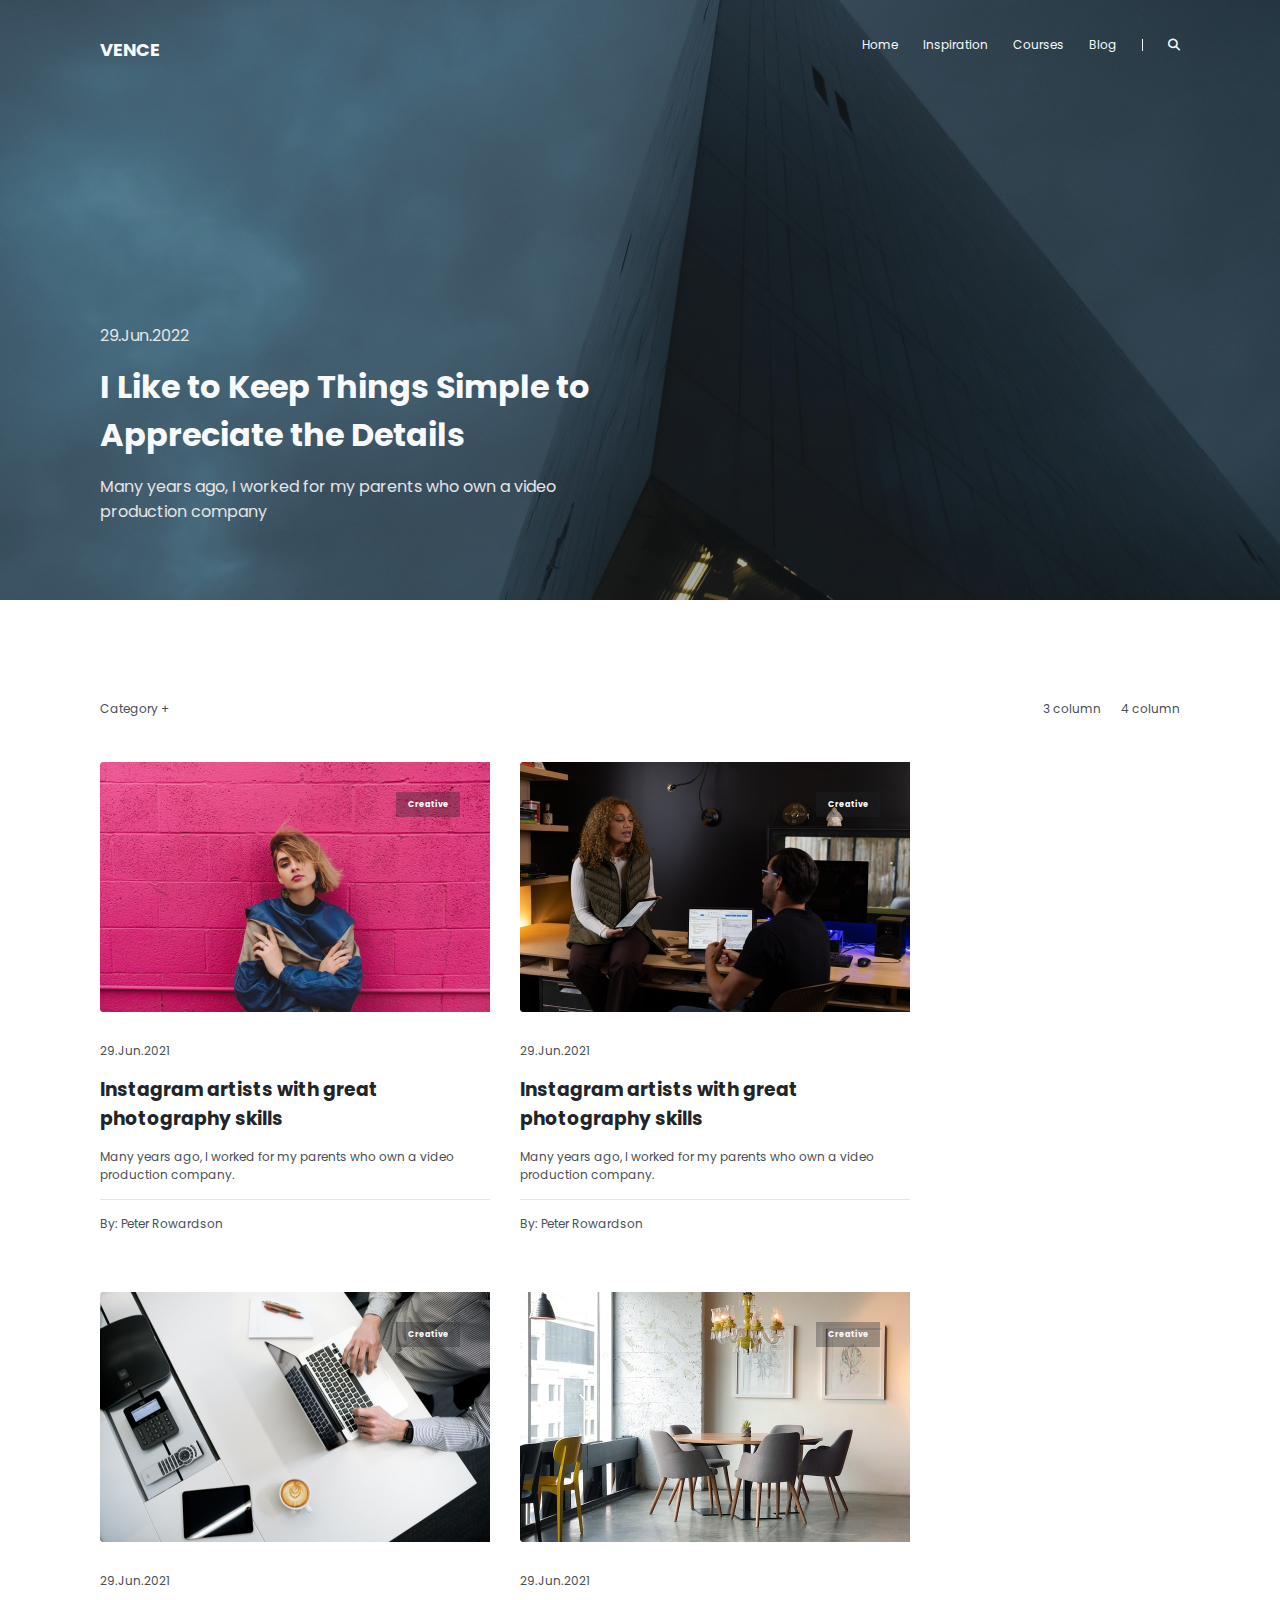
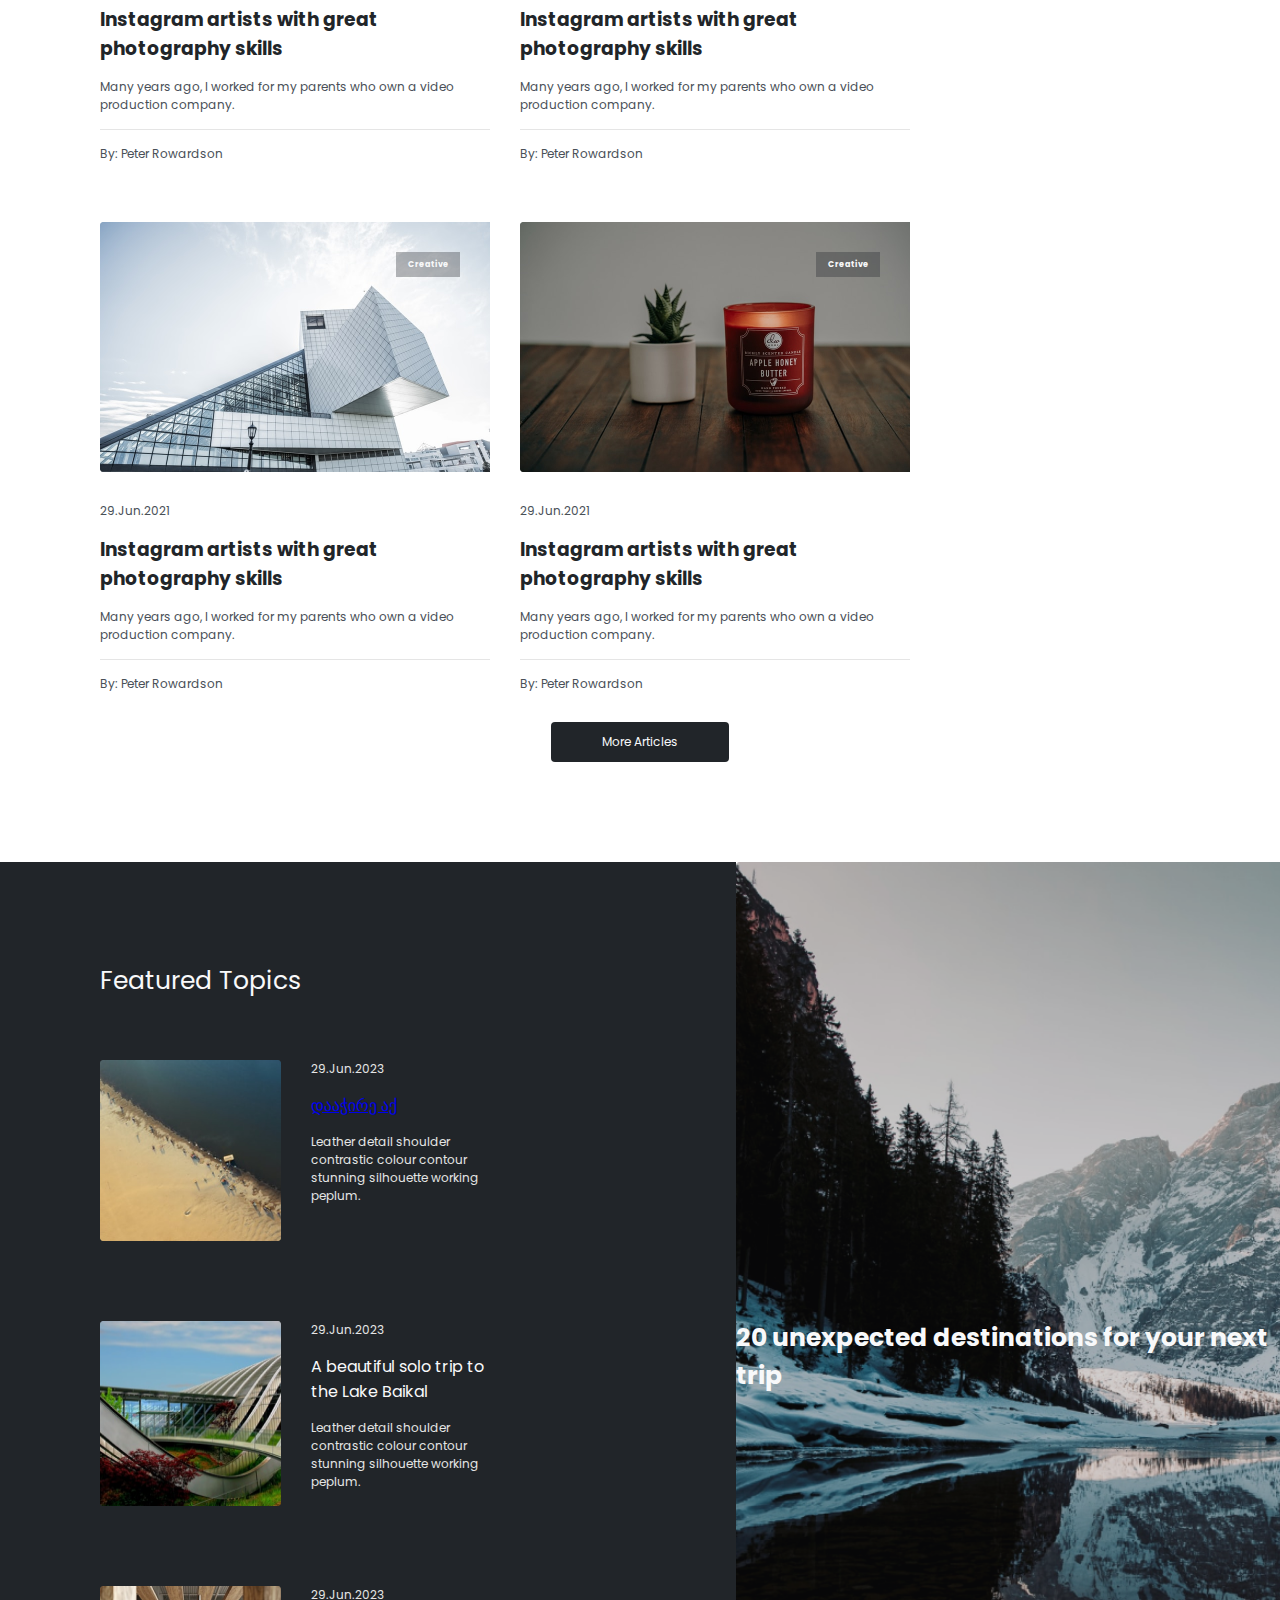
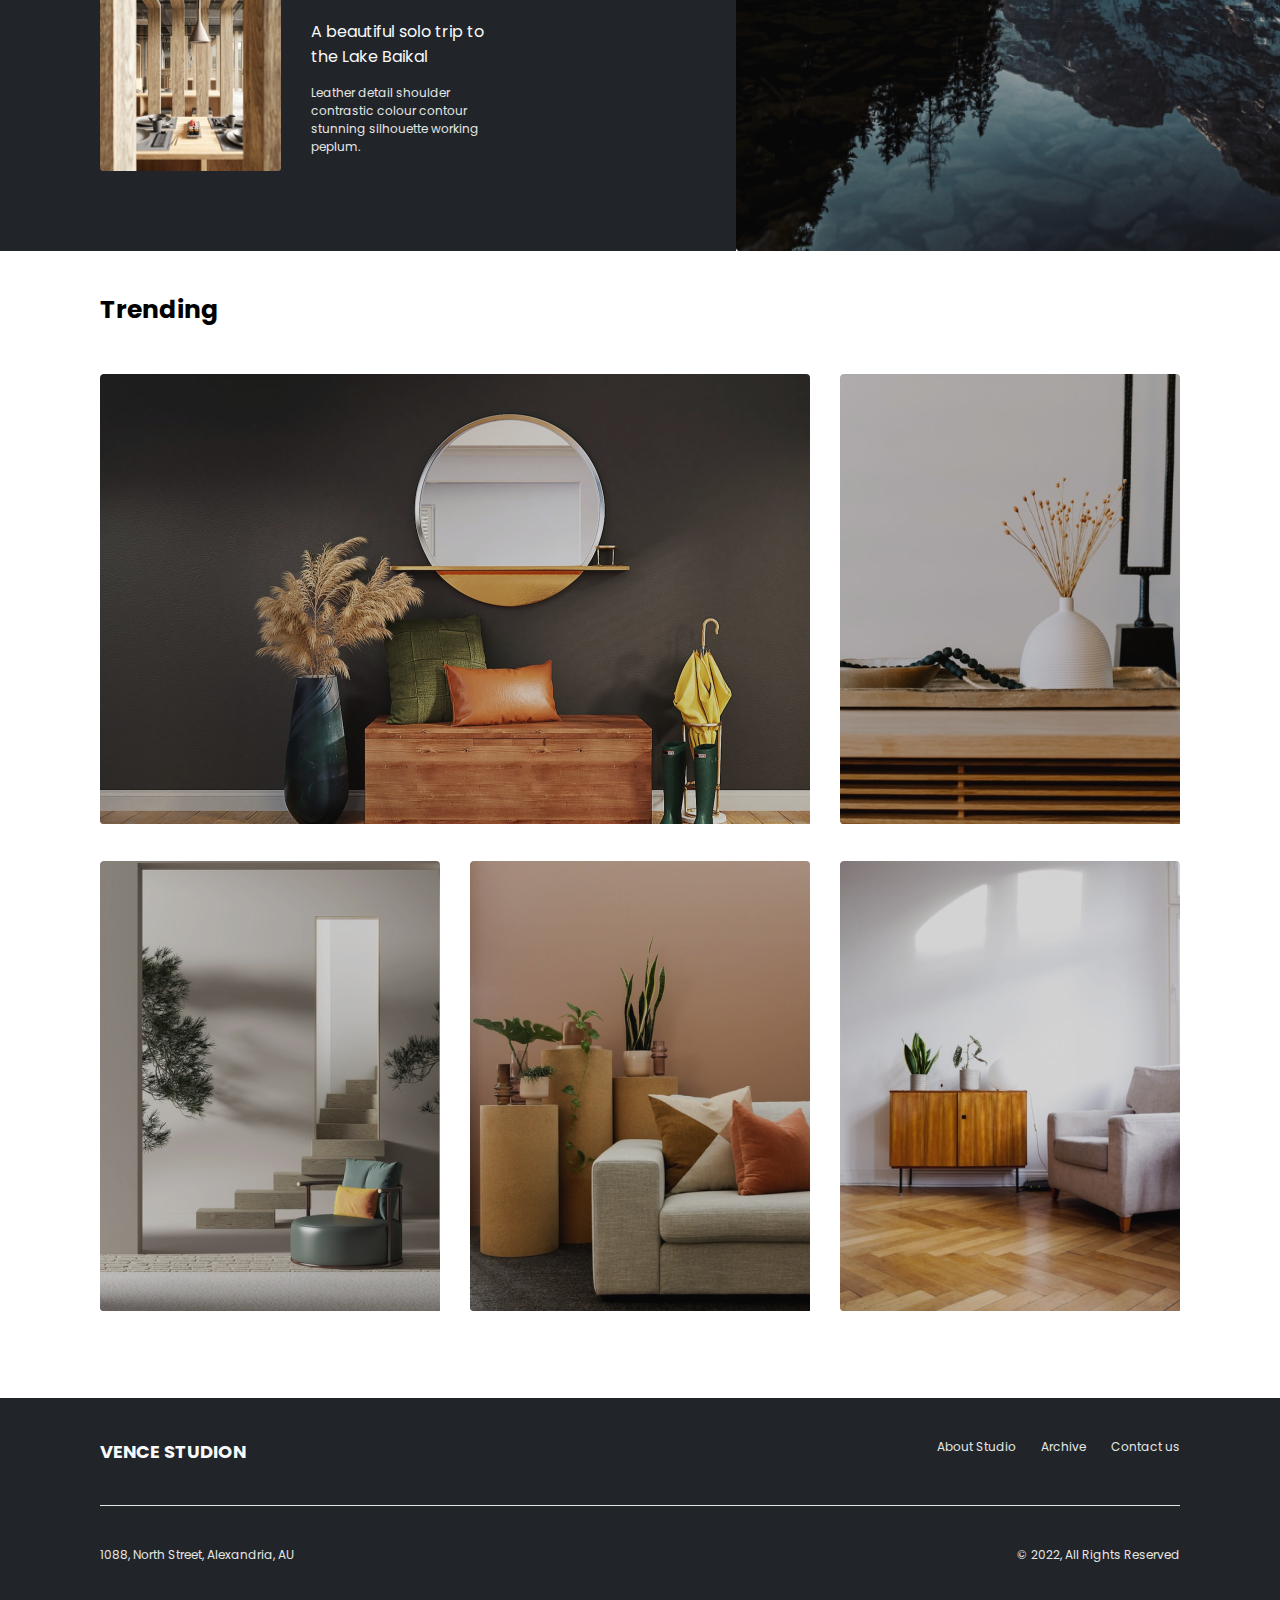
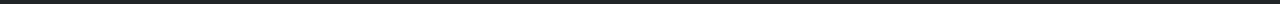
<file: index.html>
<!DOCTYPE html>
<html lang="en">
  <head>
    <meta charset="UTF-8" />
    <meta name="viewport" content="width=device-width, initial-scale=1.0" />
    <link rel="stylesheet" href="./index.css" />
    <link
      rel="stylesheet"
      type="text/css"
      href="https://cdnjs.cloudflare.com/ajax/libs/font-awesome/6.1.1/css/all.min.css"
    />
    <link rel="stylesheet" href="https://fonts.googleapis.com/css2?family=Poppins:wght@300;400;500;600;700&display=swap">
    <title>Landing Page</title>
  </head>
  <body>
    <!-- MENU -->

    <div class="top-container">
      <div class="top-container-content">
        <div class="navbar">
          <div class="logo">VENCE</div>
          <nav class="menu">
            <ul class="menu-list">
              <li><a class="active" href="#">Home</a></li>
              <li><a href="#">Inspiration</a></li>
              <li><a href="#">Courses</a></li>
              <li><a href="#">Blog</a></li>
              <li><i class="fas fa-search"></i></li>
            </ul>
          </nav>
        </div>
        <div class="top-content">
          <div class="date">29.Jun.2022</div>
          <h1 class="top-title">
            I Like to Keep Things Simple to Appreciate the Details
          </h1>
          <div class="top-description">
            Many years ago, I worked for my parents who own a video production
            company
          </div>
        </div>
      </div>
    </div>

    <!-- ARTICLES -->

    <div class="articles-part">
      <div class="articles-functions">
        <div class="add-category">Category +</div>
        <div class="views">
          <div>3 column</div>
          <div>4 column</div>
        </div>
      </div>
      <div class="articles-container">
        <div class="article-block">
          <div
            class="article-design"
            style="background-image: url(./assets/images/articles/article1.png)"
          >
            <div class="tag">
              <div class="tag-content">Creative</div>
            </div>
          </div>
          <div class="article-content">
            <div class="article-date">29.Jun.2021</div>
            <h3 class="article-title">
              Instagram artists with great photography skills
            </h3>
            <div class="article-description">
              Many years ago, I worked for my parents who own a video production
              company.
            </div>
          </div>
          <div class="article-author">By: Peter Rowardson</div>
        </div>

        <div class="article-block">
          <div
            class="article-design"
            style="background-image: url(./assets/images/articles/article2.png)"
          >
            <div class="tag">
              <div class="tag-content">Creative</div>
            </div>
          </div>
          <div class="article-content">
            <div class="article-date">29.Jun.2021</div>
            <h3 class="article-title">
              Instagram artists with great photography skills
            </h3>
            <div class="article-description">
              Many years ago, I worked for my parents who own a video production
              company.
            </div>
          </div>
          <div class="article-author">By: Peter Rowardson</div>
        </div>

        <div class="article-block">
          <div
            class="article-design"
            style="background-image: url(./assets/images/articles/article3.png)"
          >
            <div class="tag">
              <div class="tag-content">Creative</div>
            </div>
          </div>
          <div class="article-content">
            <div class="article-date">29.Jun.2021</div>
            <h3 class="article-title">
              Instagram artists with great photography skills
            </h3>
            <div class="article-description">
              Many years ago, I worked for my parents who own a video production
              company.
            </div>
          </div>
          <div class="article-author">By: Peter Rowardson</div>
        </div>

        <div class="article-block">
          <div
            class="article-design"
            style="background-image: url(./assets/images//articles/article4.png)"
          >
            <div class="tag">
              <div class="tag-content">Creative</div>
            </div>
          </div>
          <div class="article-content">
            <div class="article-date">29.Jun.2021</div>
            <h3 class="article-title">
              Instagram artists with great photography skills
            </h3>
            <div class="article-description">
              Many years ago, I worked for my parents who own a video production
              company.
            </div>
          </div>
          <div class="article-author">By: Peter Rowardson</div>
        </div>

        <div class="article-block">
          <div
            class="article-design"
            style="background-image: url(./assets/images/articles/article5.png)"
          >
            <div class="tag">
              <div class="tag-content">Creative</div>
            </div>
          </div>
          <div class="article-content">
            <div class="article-date">29.Jun.2021</div>
            <h3 class="article-title">
              Instagram artists with great photography skills
            </h3>
            <div class="article-description">
              Many years ago, I worked for my parents who own a video production
              company.
            </div>
          </div>
          <div class="article-author">By: Peter Rowardson</div>
        </div>

        <div class="article-block">
          <div
            class="article-design"
            style="background-image: url(./assets/images/articles/article6.png)"
          >
            <div class="tag">
              <div class="tag-content">Creative</div>
            </div>
          </div>
          <div class="article-content">
            <div class="article-date">29.Jun.2021</div>
            <h3 class="article-title">
              Instagram artists with great photography skills
            </h3>
            <div class="article-description">
              Many years ago, I worked for my parents who own a video production
              company.
            </div>
          </div>
          <div class="article-author">By: Peter Rowardson</div>
        </div>
      </div>
      <div class="button-part">
        <button class="button">More Articles</button>
      </div>
    </div>

    <!-- FEATURED -->
    <div class="featured-part">
      <div class="featured-container">
        <div class="features-left-block">
          <div class="left-block-content">
            <div class="featured-title">Featured Topics</div>
            <div class="featured-items">
              <div class="featured-item">
                <img class="item-image" src="./assets/images/featured-articles/featured1.png" alt="ocean view"></img>
                <div class="item-content">
                  <div class="item-date">29.Jun.2023</div>
                  <div class="item-title"><a href="./src/blog.html">დააჭირე აქ</a>
                  </div>
                  <div class="item-description">
                    Leather detail shoulder contrastic colour contour stunning
                    silhouette working peplum.
                  </div>
                </div>
              </div>

              <div class="featured-item">
                <img class="item-image" src="./assets/images/featured-articles/featured2.png" alt="nature view"></img>
                <div class="item-content">
                  <div class="item-date">29.Jun.2023</div>
                  <div class="item-title">
                    A beautiful solo trip to the Lake Baikal
                  </div>
                  <div class="item-description">
                    Leather detail shoulder contrastic colour contour stunning
                    silhouette working peplum.
                  </div>
                </div>
              </div>

              <div class="featured-item">
                <img class="item-image" src="./assets/images/featured-articles/featured3.png" alt="home view"></img>
                <div class="item-content">
                  <div class="item-date">29.Jun.2023</div>
                  <div class="item-title">
                    A beautiful solo trip to the Lake Baikal
                  </div>
                  <div class="item-description">
                    Leather detail shoulder contrastic colour contour stunning
                    silhouette working peplum.
                  </div>
                </div>
              </div>
            </div>
          </div>
        </div>
        <div class="featured-right-block" style="background-image: url(./assets/images/featured-articles/featured-background.png);">
          <div class="featured-image-title">
            20 unexpected destinations for your next trip
          </div>
        </div>
      </div>
    </div>


    <div class="trending-part">
      <div class="trending-title">Trending</div>
      <div class="trending-gallery">
        <div class="image-item">
          <img src="./assets/images/trending/trending1.png" alt="Image 1">
        </div>
        <div class="image-item">
          <img src="./assets/images/trending/trending2.png" alt="Image 2">
        </div>
        <div class="image-item">
          <img src="./assets/images/trending/trending3.png" alt="Image 3">
        </div>
        <div class="image-item">
          <img src="./assets/images/trending/trending4.png" alt="Image 4">
        </div>
        <div class="image-item">
          <img src="./assets/images/trending/trending5.png" alt="Image 5">
        </div>
      </div>
    </div>

    <!-- footer -->
    <div class="footer">
      <div class="footer-top">
        <div class="footer-logo">VENCE STUDION</div>
        <div class="footer-links">
          <div class="footer-link">About Studio</div>
          <div class="footer-link">Archive</div>
          <div class="footer-link">Contact us</div>
        </div>
      </div>
      <div class="footer-bottom">
        <div class="adress">1088, North Street, Alexandria, AU</div>
        <div class="rights">© 2022, All Rights Reserved</div>
      </div>
    </div>
  </body>
</html>
</file>
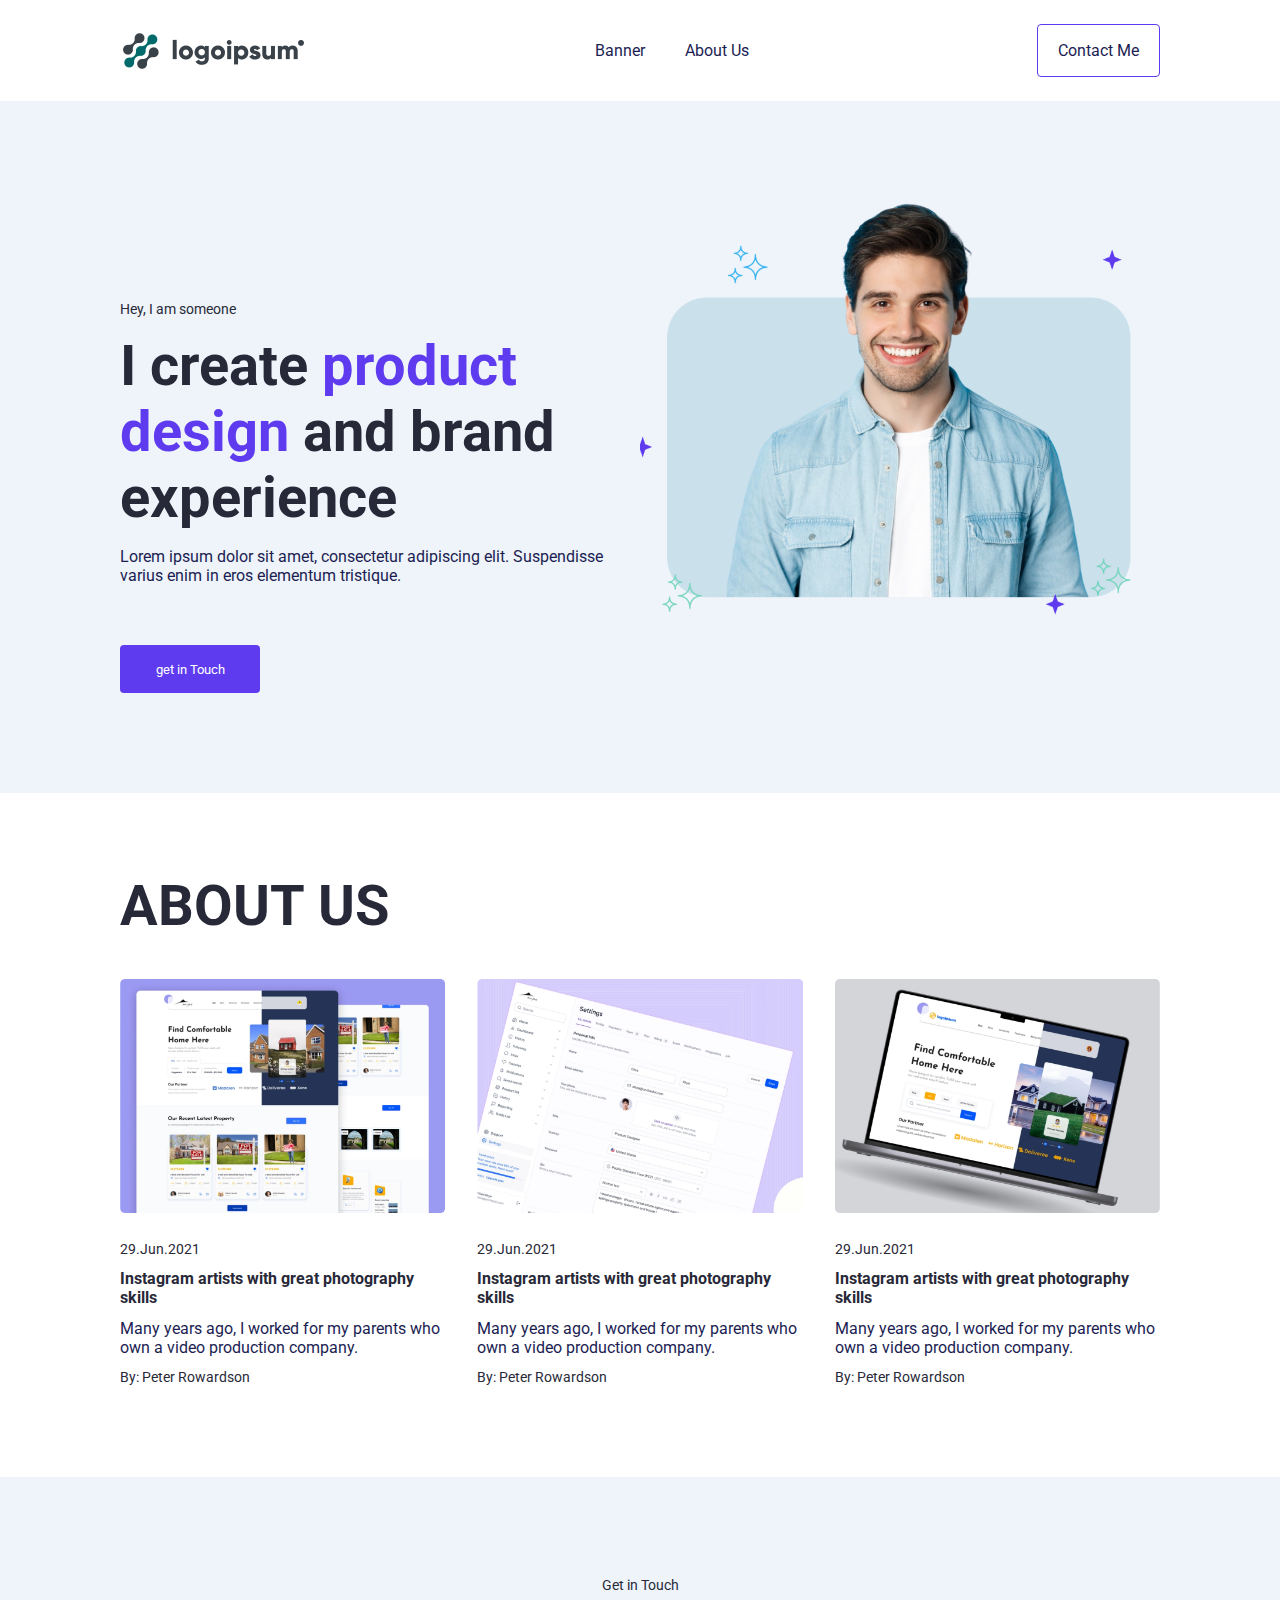
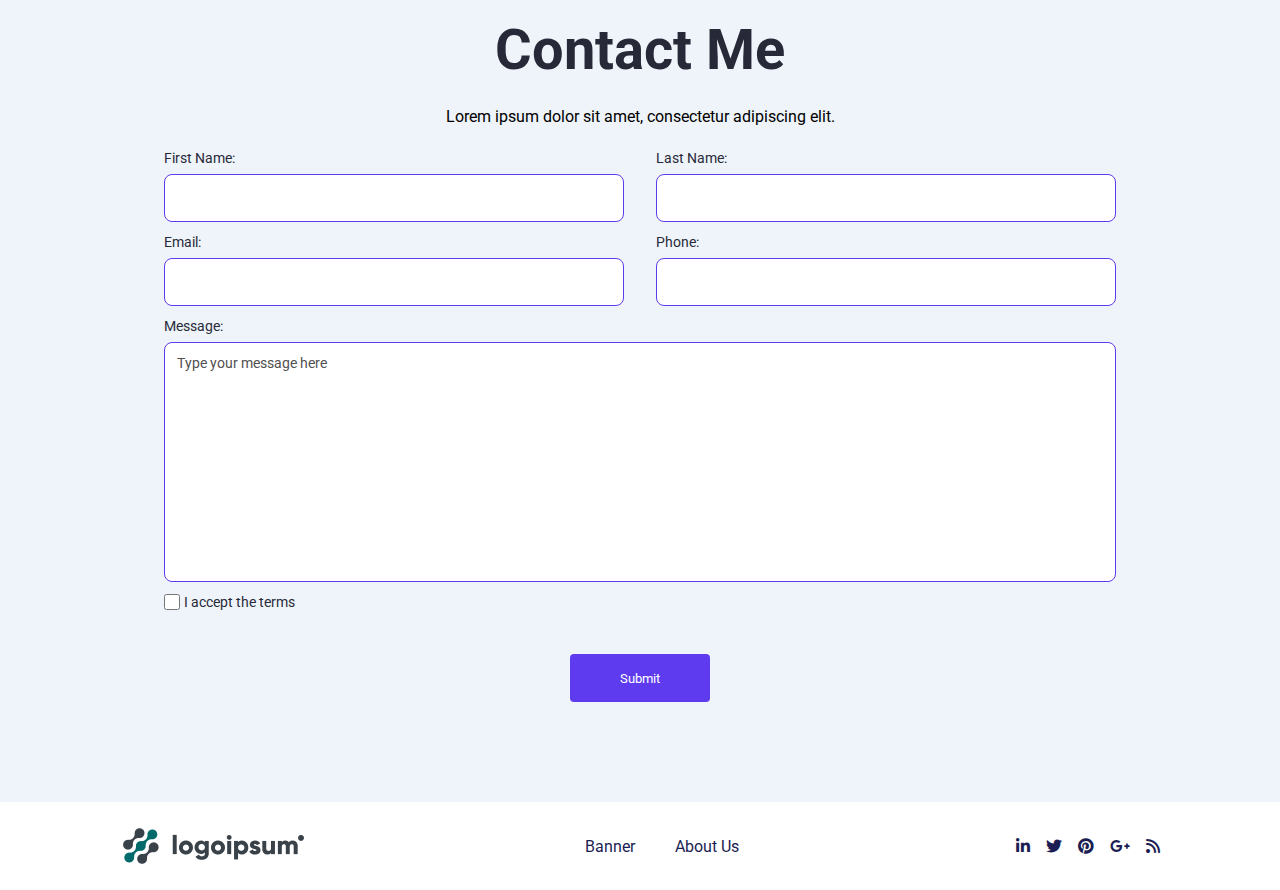
<file: HW2/index.html>
<!DOCTYPE html>
<html lang="en">
  <head>
    <meta charset="UTF-8" />
    <meta name="viewport" content="width=device-width, initial-scale=1.0" />
    <link rel="stylesheet" href="./styles.css" />
    <link
      rel="stylesheet"
      type="text/css"
      href="https://cdnjs.cloudflare.com/ajax/libs/font-awesome/6.1.1/css/all.min.css"
    />
    <link
      rel="stylesheet"
      href="https://fonts.googleapis.com/css2?family=Roboto:wght@400;700&display=swap"
    />

    <title>Portfolio</title>
  </head>
  <body>

    <!-- HEADER -->

    <section class="header">
      <div class="container">
        <header class="nav-bar-items">
          <a class="logo" href="#">
            <img class="logo" src="./assets/Images/Logo.png" alt="logo"></img>
          </a>
          <nav class="menu">
            <ul class="menu-list">
              <li><a class="active" href="#banner">Banner</a></li>
              <li><a href="#about">About Us</a></li>
            </ul>
          </nav>
          <a class="nav-contact-item" href="#contact">Contact Me</a>
        </header>
      </div>
    </section>

    <!-- BANNER -->

    <section class="banner" id="banner">
        <div class="container">
            <div class="banner-content">
                <div class="banner-left">
                    <div class="small-text">Hey, I am someone </div>
                    <h1 class="title">I create <span style="color: var(--color-primary);"> product design</span> and brand experience</h1>
                    <div class="description-text">Lorem ipsum dolor sit amet, consectetur adipiscing elit. Suspendisse varius enim in eros elementum tristique.</div>
                    <button class="button"><a href="#contact">get in Touch</a></button>
                </div>
                <div class="banner-right">
                    <div class="image">
                        <img class="banner-image" src="./assets/Images/banner.png" alt="banner"></img>
                    </div>
                </div>
            </div>
        </div>
    </section>

    <!-- ABOUT US -->

    <section class="about-us" id="about">
        <div class="container">
            <div class="about-content">
                <h1 class="title">ABOUT US</h1>
                <div class="about-articles">
                    <div class="article-block">
                        <div class="article-design">
                            <img class="article-pic" src="./assets/Images/port1.png" alt="pic"></img>
                        </div>
                        <div class="article-content">
                            <div class="small-text">29.Jun.2021</div>
                            <h3 class="medium-text">Instagram artists with great photography skills</h3>
                            <div class="description-text">Many years ago, I worked for my parents who own a video production company.</div>
                            <div class="small-text">By: Peter Rowardson</div>
                        </div>
                    </div>
                    <div class="article-block">
                        <div class="article-design">
                            <img class="article-pic" src="./assets/Images/port2.png" alt="pic"></img>
                        </div>
                        <div class="article-content">
                            <div class="small-text">29.Jun.2021</div>
                            <h3 class="medium-text">Instagram artists with great photography skills</h3>
                            <div class="description-text">Many years ago, I worked for my parents who own a video production company.</div>
                            <div class="small-text">By: Peter Rowardson</div>
                        </div>
                    </div>


                    <div class="article-block">
                        <div class="article-design">
                            <img class="article-pic" src="./assets/Images/port3.png" alt="pic"></img>
                        </div>
                        <div class="article-content">
                            <div class="small-text">29.Jun.2021</div>
                            <h3 class="medium-text">Instagram artists with great photography skills</h3>
                            <div class="description-text">Many years ago, I worked for my parents who own a video production company.</div>
                            <div class="small-text">By: Peter Rowardson</div>
                        </div>
                    </div>
                </div>
            </div>
        </div>
    </section>

    <!-- CONTACT -->

    <section class="contact" id="contact">
        <div class="container">
            <div class="contact-content">
                <div class="contact-top">
                    <div class="small-text">Get in Touch</div>
                    <h1 class="title">Contact Me</h1>
                    <div class="desctiption-text">Lorem ipsum dolor sit amet, consectetur adipiscing elit. </div>
                </div>
                <div class="contact-form">
                    <form action="" method="">
                        <div class="form-row">
                            <div class="form-item">
                                <label for="fname">First Name:</label>
                                <input type="text" id="fname" name="fname" required>
                            </div>
                            <div class="form-item">
                                <label for="lname">Last Name:</label>
                                <input type="text" id="lname" name="lname" required>
                            </div>
                        </div>

                        <div class="form-row">
                            <div class="form-item">
                                <label for="email">Email:</label>
                                <input type="email" id="email" name="email" required>
                            </div>
                            <div class="form-item">
                                <label for="phone">Phone:</label>
                                <input type="tel" id="phone" name="phone" required>
                            </div>
                        </div>

                        <div class="form-row">
                            <div class="form-item message-item">
                                <label for="message">Message:</label>
                                <textarea id="message" name="message" rows="4" required placeholder="Type your message here"></textarea>
                            </div>
                        </div>

                        <div class="form-row">
                            <input type="checkbox" name="agreement" required class="checkbox">
                            <label for="agreement"> I accept the terms</label>
                        </div>

                        <button type="submit" class="button contact-button">Submit</button>
                    </form>
                </div>
            </div>
        </div>
    </section>

    <!-- FOOTER -->

    <section class="footer">
        <div class="container">
          <footer class="nav-bar-items">
            <a class="logo" href="#">
                <img class="logo" src="./assets/Images/Logo.png" alt="logo"></img>
              </a>
            <nav class="menu">
              <ul class="menu-list">
                <li><a class="active" href="#banner">Banner</a></li>
                <li><a href="#about">About Us</a></li>
              </ul>
            </nav>
            <div class="nav-icons">
                <ul class="icons">
                    <li><a href="#"><i class="fab fa-linkedin-in"></i></a></li>
                    <li><a href="#"><i class="fab fa-twitter"></i></a></li>
                    <li><a href="#"><i class="fab fa-pinterest"></i></a></li>
                    <li><a href="#"><i class="fab fa-google-plus-g"></i></a></li>
                    <li><a href="#"><i class="fas fa-rss"></i></a></li>
                </ul>
            </div>
          </footer>
        </div>
      </section>
  </body>
</html>
</file>
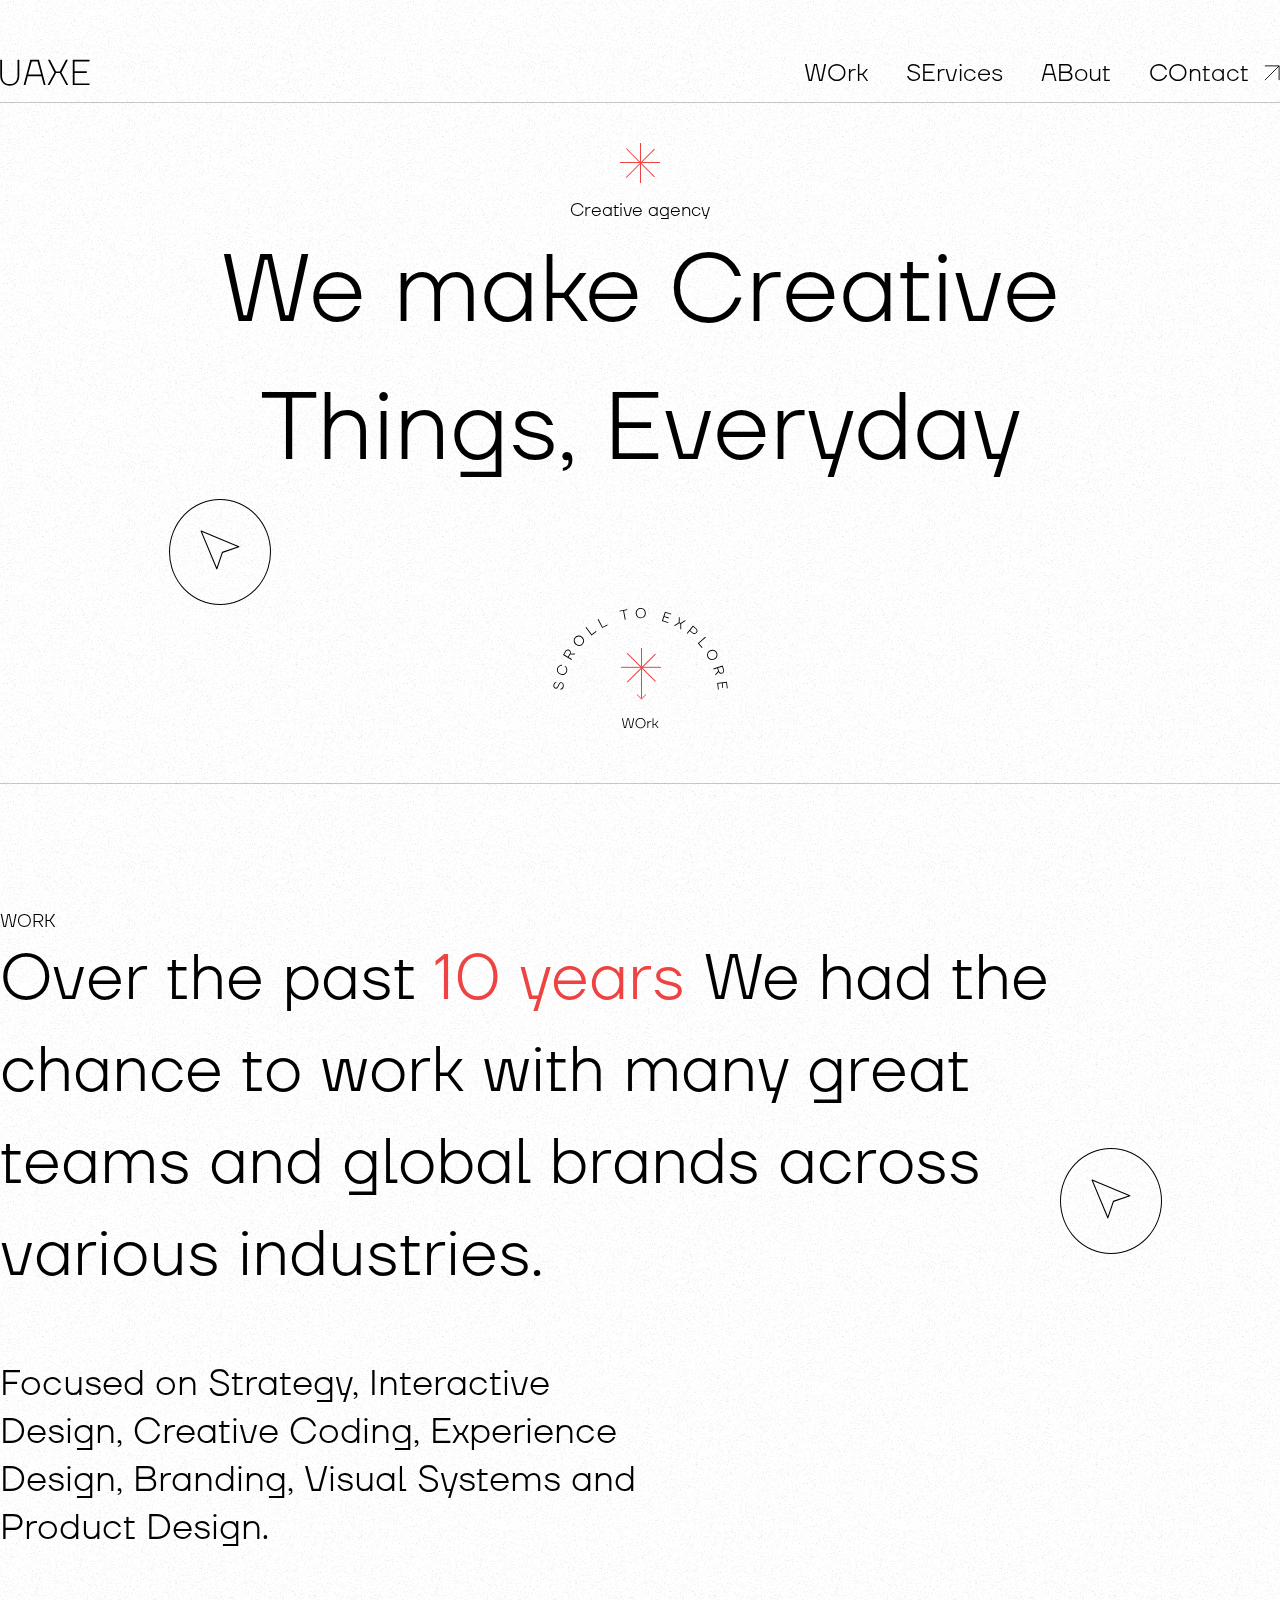
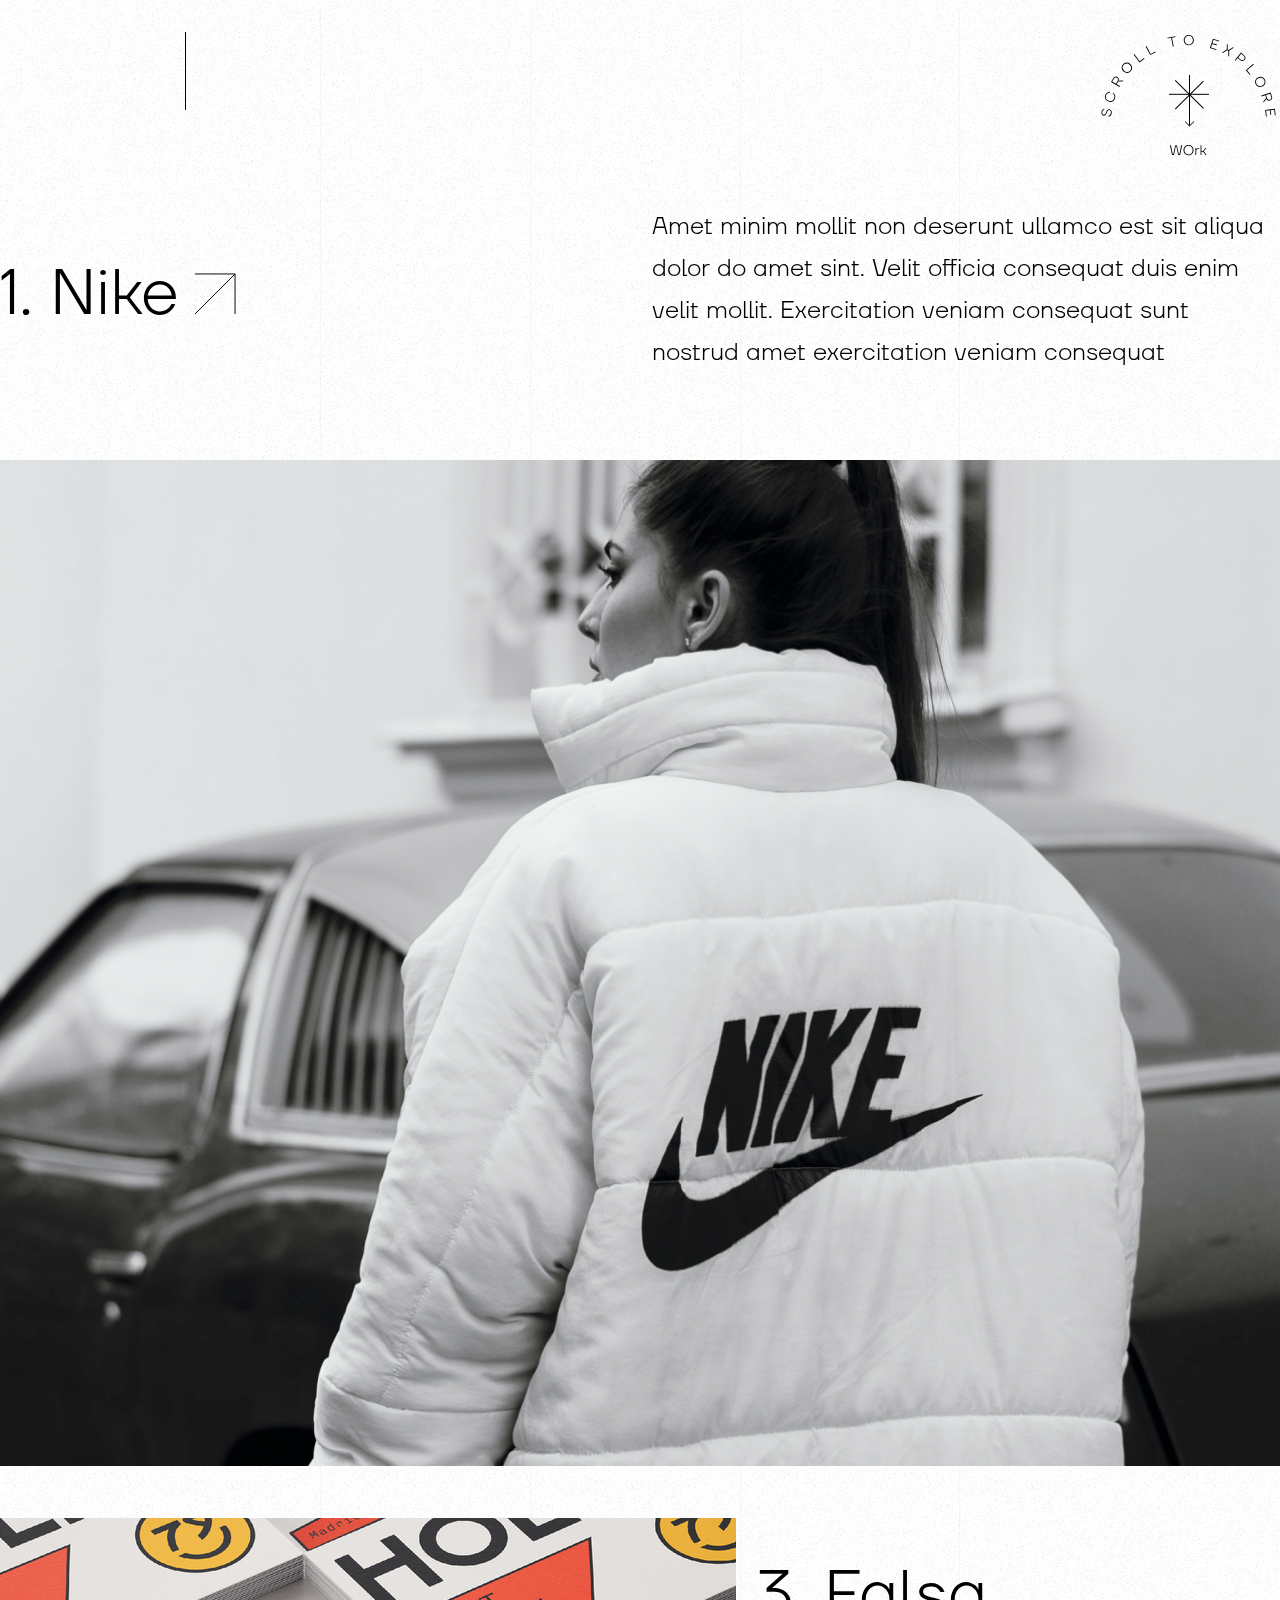
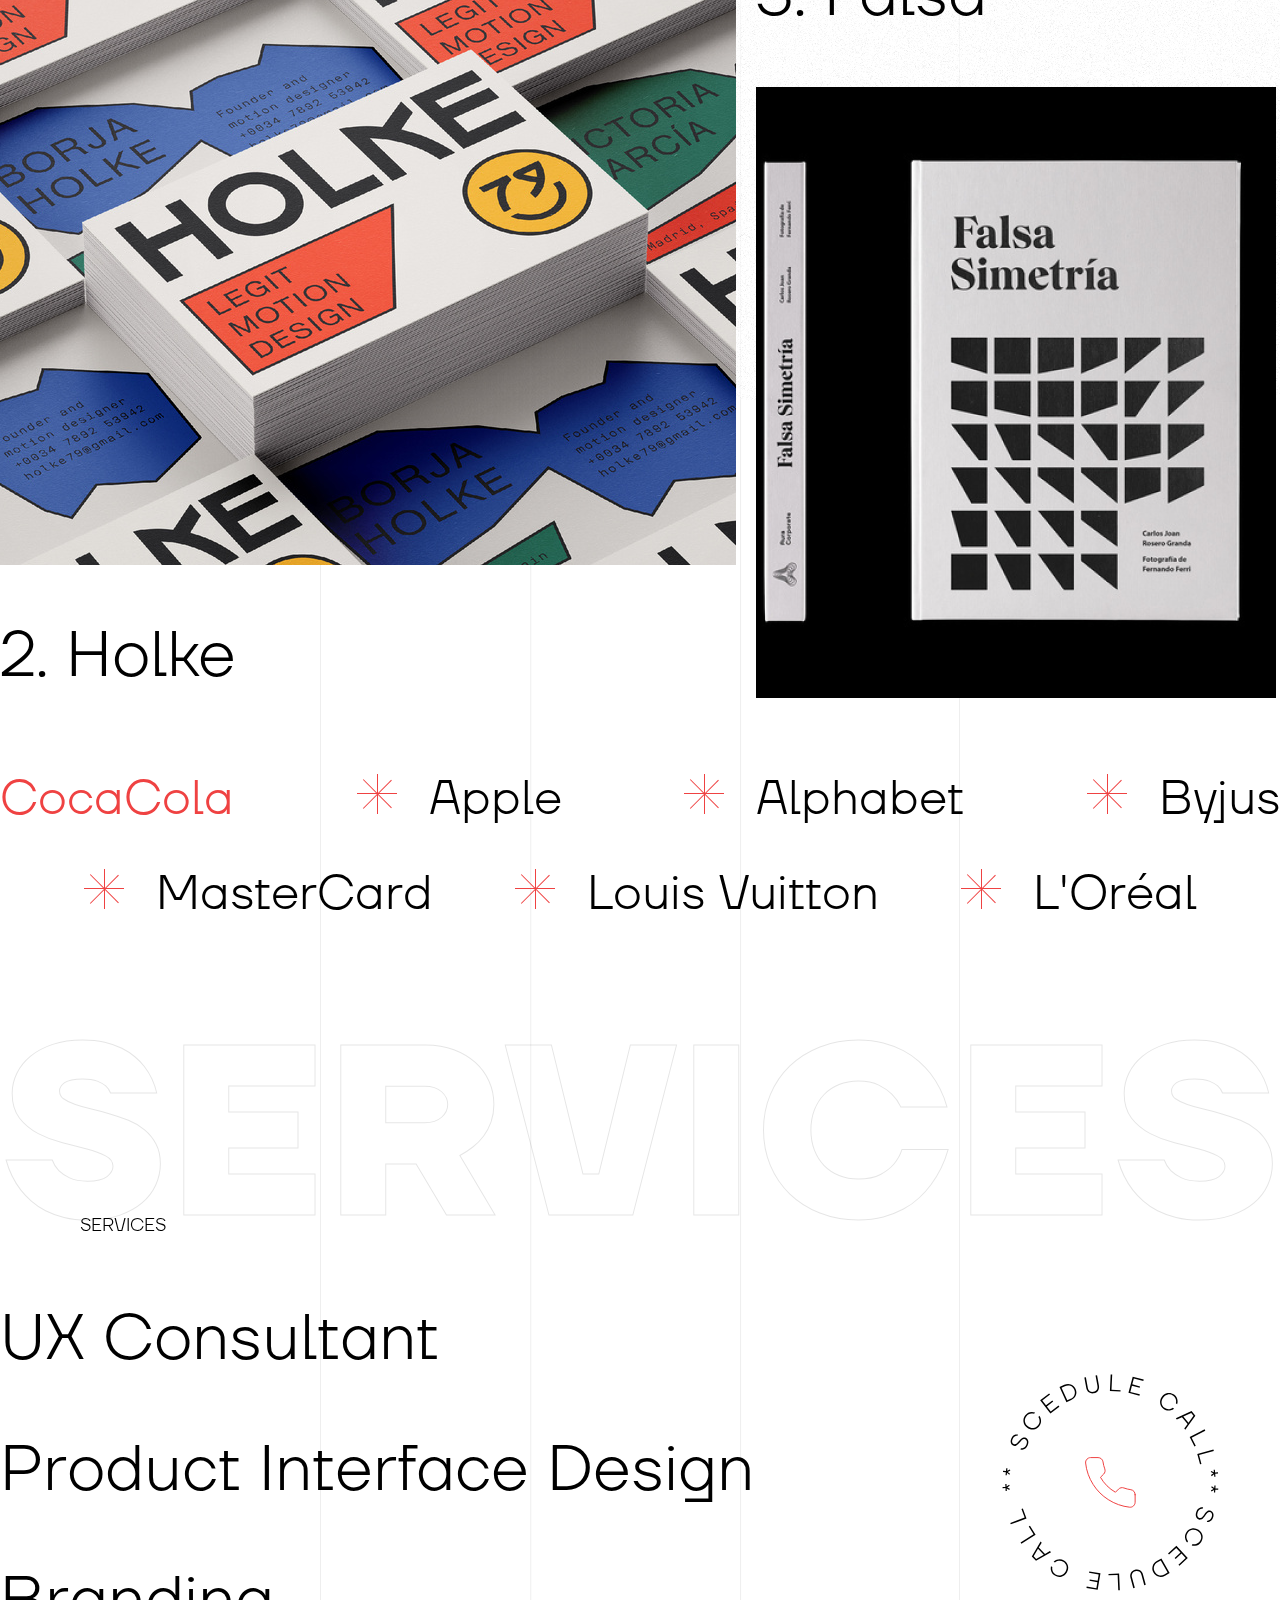
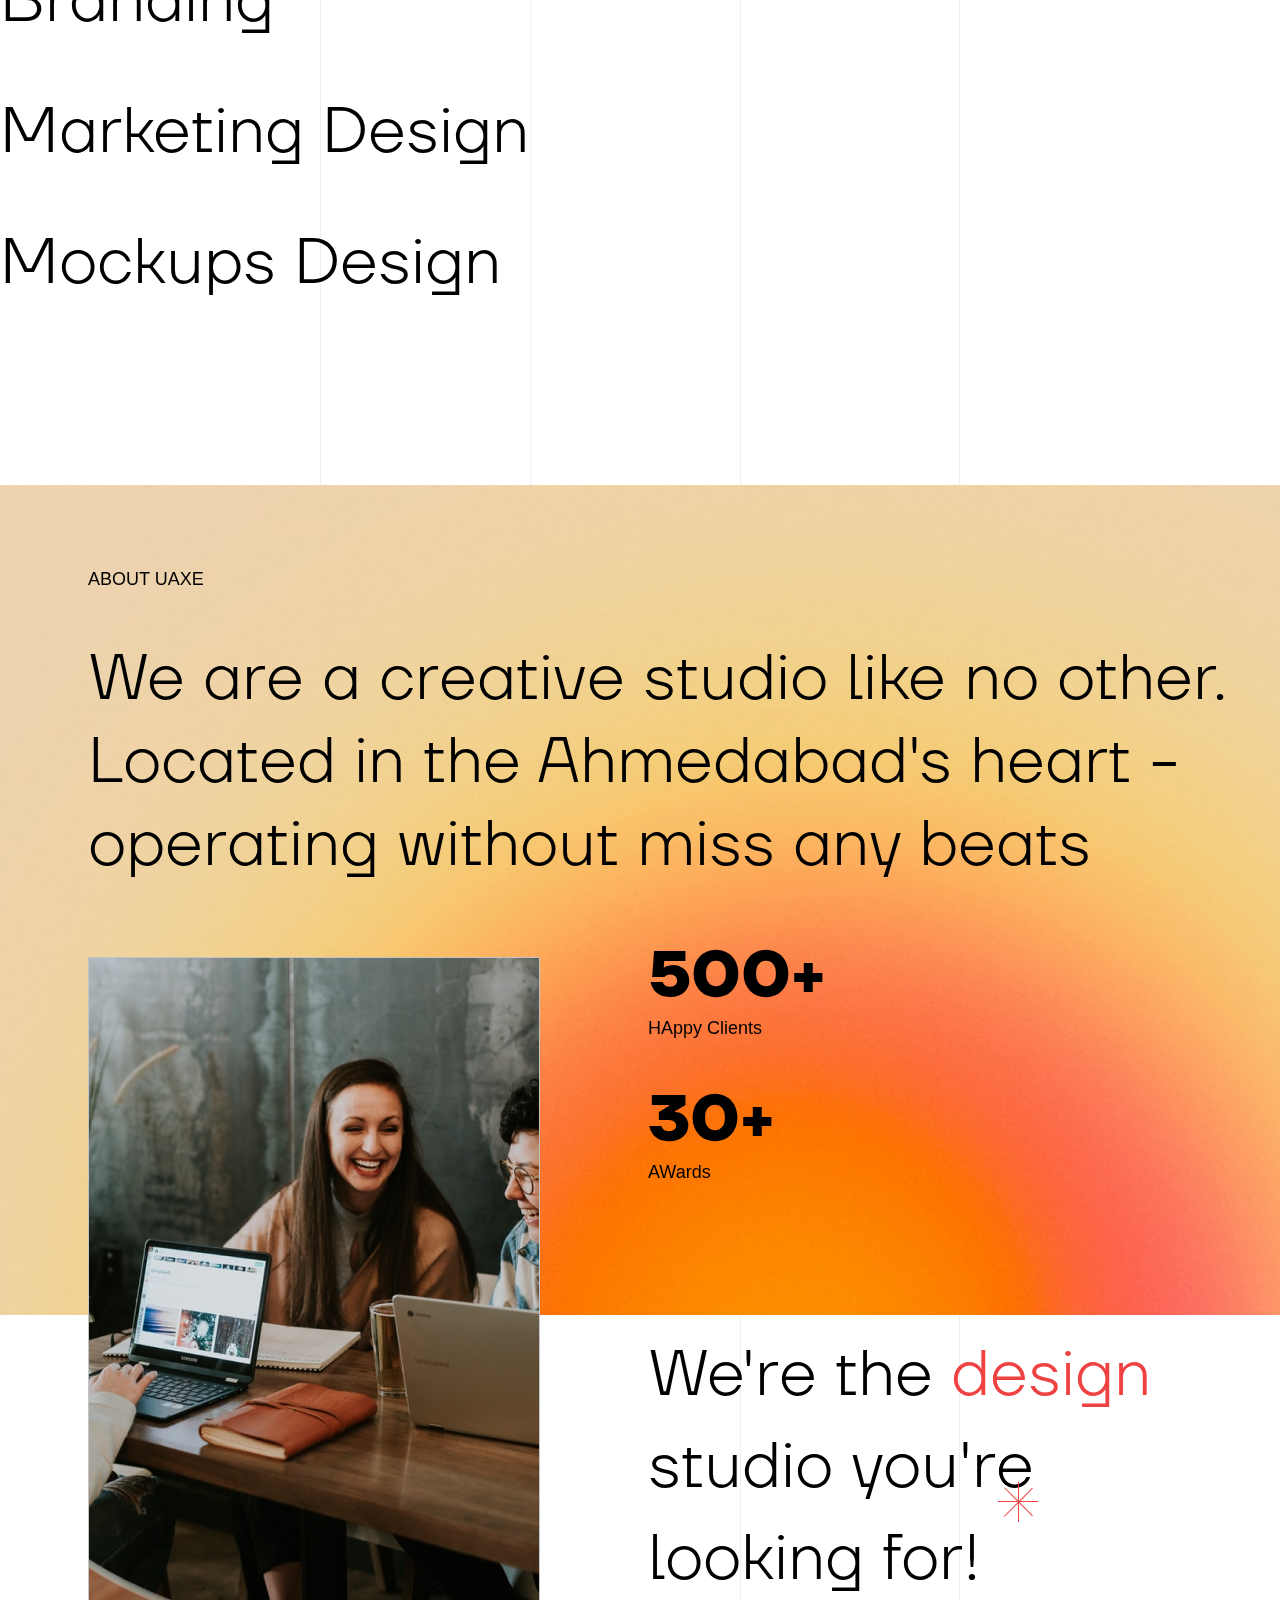
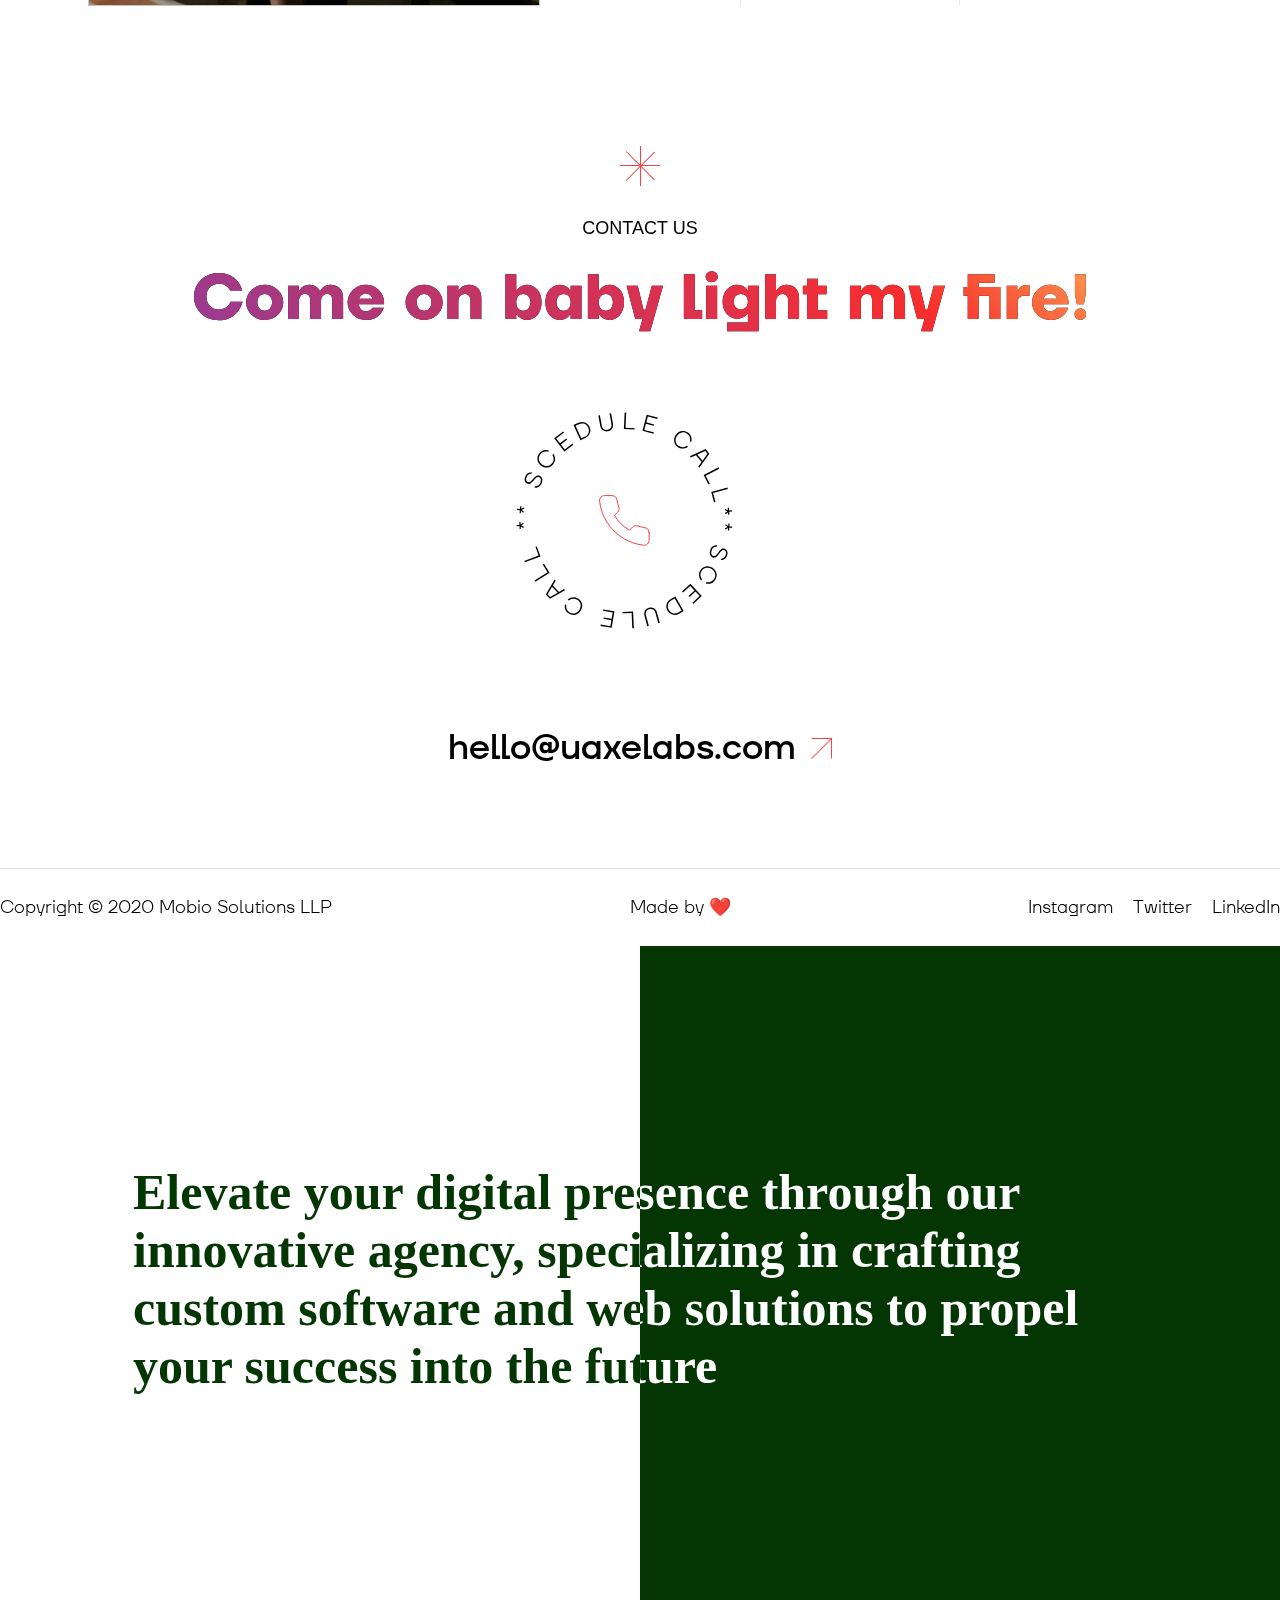
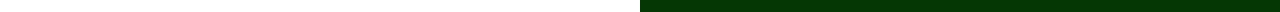
<file: Lec3/index.html>
<!DOCTYPE html>
<html lang="en">
  <head>
    <meta charset="UTF-8" />
    <meta name="viewport" content="width=initial-scale=1.0" />
    <title>Document</title>
    <link href="./src/styles/style.css" rel="stylesheet" />
  </head>
  <body>
    <div class="fragment"></div>
    <header>
      <div class="container mt-58">
        <nav class="row justify-between align-center border-b pb-12">
          <div>
            <img src="./src/images/logo.svg" />
          </div>
          <ul class="list-none row gap-4 nav_font">
            <li>WOrk</li>
            <li>SErvices</li>
            <li>ABout</li>
            <li class="row gap-1">
              <p>COntact</p>
              <div class="w-16">
                <img src="./src/images/arrow.svg" alt="" />
              </div>
            </li>
          </ul>
        </nav>
      </div>
    </header>
    <section class="banner border-b">
      <div class="container">
        <div class="row justify-between dir-col align-center mt-40 gap-1">
          <div class="main_icon">
            <img src="./src/images/starIcon.svg" />
          </div>
          <h1 class="main_header">Creative agency</h1>
        </div>
        <div class="row justify-center align-center">
          <div class="row justify-center mt-40 align-center m-0">
            <div class="col-12">
              <h2 class="headline">
                <b>We</b> make Creative <br />
                Things, Everyday
              </h2>
            </div>
            <div class="col-12">
              <div class="arrow_container">
                <img src="src/images/mouse.svg" alt="" />
              </div>
            </div>
          </div>
        </div>
        <div class="row justify-center dir-col align-center gap-1">
          <svg
            width="183"
            height="128"
            viewBox="0 0 183 128"
            fill="none"
            xmlns="http://www.w3.org/2000/svg"
          >
            <path
              d="M72.9047 113.2H73.8847L75.7747 122.16H76.2647L78.2247 113.2H79.9047L81.8647 122.16H82.3547L84.2447 113.2H85.2247L83.0547 123H81.1647L79.2747 114.04H78.8547L76.9647 123H75.0747L72.9047 113.2ZM87.9262 121.81C86.9648 120.83 86.4842 119.593 86.4842 118.1C86.4842 116.607 86.9648 115.37 87.9262 114.39C88.8875 113.41 90.0868 112.92 91.5242 112.92C92.9615 112.92 94.1608 113.41 95.1222 114.39C96.0835 115.37 96.5642 116.607 96.5642 118.1C96.5642 119.593 96.0835 120.83 95.1222 121.81C94.1608 122.79 92.9615 123.28 91.5242 123.28C90.0868 123.28 88.8875 122.79 87.9262 121.81ZM88.5562 114.964C87.7815 115.767 87.3942 116.812 87.3942 118.1C87.3942 119.388 87.7815 120.433 88.5562 121.236C89.3308 122.039 90.3202 122.44 91.5242 122.44C92.7282 122.44 93.7175 122.039 94.4922 121.236C95.2668 120.433 95.6542 119.388 95.6542 118.1C95.6542 116.812 95.2668 115.767 94.4922 114.964C93.7175 114.161 92.7282 113.76 91.5242 113.76C90.3202 113.76 89.3308 114.161 88.5562 114.964ZM98.3886 123V116H99.2286V117.33H99.2426C99.3639 117.069 99.5272 116.835 99.7326 116.63C100.199 116.163 100.801 115.93 101.539 115.93H102.309V116.7H101.539C100.867 116.7 100.311 116.929 99.8726 117.386C99.4432 117.834 99.2286 118.422 99.2286 119.15V123H98.3886ZM103.57 123V113.2H104.41V118.94H106.09L108.4 116H109.38L106.79 119.36L109.59 123H108.61L106.09 119.71H104.41V123H103.57Z"
              fill="black"
            />
            <rect x="92" y="43" width="1" height="50.5121" fill="#EF4242" />
            <rect
              x="112"
              y="61.8181"
              width="0.990433"
              height="40"
              transform="rotate(90 112 61.8181)"
              fill="#EF4242"
            />
            <rect
              width="0.995228"
              height="39.8091"
              transform="matrix(0.710497 0.7037 -0.710497 0.7037 106.142 48.8018)"
              fill="#EF4242"
            />
            <rect
              width="0.995228"
              height="39.8091"
              transform="matrix(-0.710497 0.7037 -0.710497 -0.7037 106.849 76.1152)"
              fill="#EF4242"
            />
            <path d="M88 89.5503L92.4926 94L96.9853 89.5503" stroke="#EF4242" />
            <path
              d="M11.3948 84.6845L11.5064 83.7814C11.9114 83.6998 12.2736 83.547 12.5928 83.3231C13.3329 82.8127 13.7654 82.0527 13.8901 81.043C13.9977 80.1723 13.8949 79.4825 13.5816 78.9736C13.2694 78.4554 12.8355 78.1619 12.2797 78.0933C12.1315 78.075 11.9949 78.0769 11.8699 78.0991C11.7461 78.112 11.6234 78.1532 11.5019 78.2229C11.3805 78.2925 11.2781 78.3598 11.1949 78.4247C11.1035 78.4793 11.0064 78.5801 10.9036 78.7273C10.7915 78.8733 10.7066 78.9898 10.6488 79.0767C10.5922 79.1543 10.5137 79.2951 10.4132 79.499C10.3036 79.7017 10.2291 79.8477 10.1899 79.9369C10.1506 80.0261 10.0785 80.1912 9.9735 80.4321C9.85923 80.6719 9.78305 80.8318 9.74496 80.9117C9.59729 81.2696 9.46169 81.5679 9.33816 81.8066C9.21463 82.0452 9.06045 82.3036 8.87562 82.5817C8.68152 82.8587 8.48503 83.0789 8.28615 83.2424C8.08841 83.3967 7.84779 83.5174 7.56428 83.6046C7.28078 83.6919 6.97693 83.7154 6.65273 83.6754C5.93022 83.5861 5.34738 83.2038 4.90419 82.5283C4.46101 81.8529 4.30122 81.0149 4.42483 80.0146C4.58735 78.6992 5.1434 77.7382 6.09297 77.1314C6.50126 76.8715 6.95368 76.7111 7.45023 76.6502L7.33864 77.5533C7.00184 77.6151 6.69409 77.7464 6.41538 77.947C5.76429 78.4215 5.37866 79.145 5.25849 80.1176C5.16349 80.8864 5.26567 81.5056 5.56501 81.9752C5.85509 82.4436 6.25486 82.7093 6.76432 82.7723C7.40346 82.8512 7.96151 82.4829 8.43846 81.6672C8.60362 81.3961 8.87717 80.8186 9.2591 79.9348C9.42644 79.5699 9.57073 79.2773 9.69197 79.0572C9.8051 78.8267 9.96391 78.5689 10.1684 78.2838C10.3636 77.9976 10.5596 77.782 10.7562 77.637C10.9539 77.4827 11.1945 77.362 11.478 77.2748C11.7627 77.1783 12.0671 77.1501 12.3913 77.1901C13.1601 77.2851 13.7772 77.6952 14.2424 78.4204C14.6995 79.1352 14.86 80.0437 14.7238 81.146C14.5521 82.5355 13.9481 83.5423 12.9117 84.1666C12.4456 84.4382 11.9399 84.6108 11.3948 84.6845Z"
              fill="black"
            />
            <path
              d="M15.4849 69.4288C14.2513 70.0311 12.9261 70.0964 11.5093 69.6244C10.0925 69.1525 9.07112 68.3057 8.44515 67.0839C7.81918 65.8621 7.73331 64.5694 8.18754 63.2057C8.68307 61.7181 9.63912 60.6937 11.0557 60.1326C11.6755 59.8964 12.3277 59.7841 13.0124 59.7957L12.7249 60.6591C12.1966 60.6799 11.6919 60.7921 11.2108 60.9959C10.1189 61.4684 9.37679 62.2935 8.98449 63.4712C8.604 64.6135 8.67211 65.6789 9.18883 66.6676C9.70555 67.6562 10.5749 68.354 11.7969 68.7611C13.0189 69.1681 14.1331 69.131 15.1394 68.6497C16.1457 68.1684 16.8392 67.3566 17.2197 66.2143C17.6208 65.01 17.4966 63.8767 16.847 62.8143C16.5666 62.3569 16.1961 61.9482 15.7356 61.5882L16.0231 60.7248C16.6135 61.1379 17.1006 61.6395 17.4844 62.2297C18.3465 63.54 18.5239 64.9567 18.0166 66.4797C17.5624 67.8434 16.7185 68.8264 15.4849 69.4288Z"
              fill="black"
            />
            <path
              d="M22.4915 54.8952L14.0189 49.9702L16.0593 46.4602C16.594 45.5403 17.2558 44.9588 18.0449 44.7157C18.8305 44.4599 19.6106 44.5571 20.3853 45.0074C21.047 45.392 21.4928 45.9157 21.723 46.5785C21.9577 47.2331 21.9253 47.9484 21.6255 48.7241L26.2204 48.4802L25.6927 49.388L21.1935 49.6065L19.6808 52.2088L22.9488 54.1085L22.4915 54.8952ZM18.9546 51.7867L20.5376 49.0634C20.9551 48.3452 21.1079 47.7108 20.9963 47.16C20.8812 46.5966 20.5251 46.1413 19.928 45.7942C19.3309 45.4471 18.763 45.3653 18.2245 45.5489C17.6826 45.7197 17.2029 46.1642 16.7855 46.8823L15.2024 49.6056L18.9546 51.7867Z"
              fill="black"
            />
            <path
              d="M30.2576 40.8892C28.8861 40.9499 27.6448 40.4814 26.5335 39.4838C25.4223 38.4863 24.8231 37.3025 24.7361 35.9324C24.649 34.5624 25.0856 33.3426 26.0457 32.273C27.0059 31.2034 28.1717 30.6383 29.5432 30.5776C30.9146 30.5169 32.156 30.9853 33.2672 31.9829C34.3785 32.9805 34.9776 34.1643 35.0647 35.5343C35.1518 36.9044 34.7152 38.1242 33.755 39.1937C32.7949 40.2633 31.629 40.8285 30.2576 40.8892ZM25.5841 35.8471C25.6639 36.9597 26.183 37.9463 27.1414 38.8067C28.0999 39.6671 29.1365 40.0772 30.2513 40.0369C31.3661 39.9966 32.3256 39.5285 33.1299 38.6326C33.9342 37.7367 34.2965 36.7324 34.2167 35.6197C34.1369 34.507 33.6178 33.5205 32.6593 32.6601C31.7009 31.7997 30.6642 31.3896 29.5495 31.4298C28.4347 31.4701 27.4751 31.9382 26.6708 32.8342C25.8665 33.7301 25.5043 34.7344 25.5841 35.8471Z"
              fill="black"
            />
            <path
              d="M42.5058 30.3834L36.598 22.5643L37.3241 22.0158L42.7255 29.1646L46.9701 25.9575L47.4765 26.6277L42.5058 30.3834Z"
              fill="black"
            />
            <path
              d="M53.1815 23.0948L48.6518 14.4045L49.4588 13.9838L53.6002 21.9293L58.3178 19.4704L58.7061 20.2152L53.1815 23.0948Z"
              fill="black"
            />
            <path
              d="M70.6774 6.50406L70.5169 5.67952L78.2813 4.16861L78.4417 4.99315L75.0062 5.66169L76.7176 14.4567L75.8244 14.6305L74.1129 5.83551L70.6774 6.50406Z"
              fill="black"
            />
            <path
              d="M88.1472 11.8235C87.1921 10.8373 86.7194 9.59762 86.729 8.10432C86.7385 6.61102 87.2271 5.37745 88.1947 4.40363C89.1623 3.42981 90.3647 2.9475 91.802 2.95671C93.2394 2.96592 94.4355 3.46359 95.3906 4.44973C96.3456 5.43587 96.8183 6.67559 96.8088 8.16889C96.7992 9.6622 96.3106 10.8958 95.343 11.8696C94.3754 12.8434 93.173 13.3257 91.7357 13.3165C90.2984 13.3073 89.1022 12.8096 88.1472 11.8235ZM88.821 4.98166C88.0412 5.77934 87.6472 6.82217 87.6389 8.11015C87.6307 9.39812 88.0113 10.4459 88.7808 11.2535C89.5503 12.0611 90.5371 12.4688 91.7411 12.4765C92.945 12.4842 93.9369 12.0892 94.7167 11.2916C95.4965 10.4939 95.8905 9.45104 95.8988 8.16306C95.907 6.87509 95.5264 5.8273 94.7569 5.01969C93.9874 4.21207 93.0006 3.80441 91.7967 3.7967C90.5927 3.78898 89.6008 4.18397 88.821 4.98166Z"
              fill="black"
            />
            <path
              d="M112.873 15.9659L115.959 6.66444L122.271 8.75834L122.006 9.55562L116.558 7.74824L115.434 11.1367L119.886 12.6134L119.621 13.4107L115.17 11.9339L114.002 15.4552L119.45 17.2626L119.185 18.0599L112.873 15.9659Z"
              fill="black"
            />
            <path
              d="M125.063 20.5422L129.746 17.516L129.882 12.0076L130.742 12.4772L130.623 17.5163L131.729 18.12L135.903 15.2947L136.763 15.7643L132.203 18.8576L132.19 24.4331L131.33 23.9635L131.326 18.8573L130.22 18.2536L125.923 21.0118L125.063 20.5422Z"
              fill="black"
            />
            <path
              d="M137.759 28.2087L143.963 20.6224L147.052 23.1483C147.875 23.8219 148.347 24.5872 148.466 25.4441C148.585 26.3011 148.352 27.0872 147.767 27.8025C147.182 28.5177 146.458 28.9021 145.594 28.9555C144.731 29.0089 143.887 28.6988 143.063 28.0252L140.679 26.0754L138.463 28.7848L137.759 28.2087ZM141.211 25.4252L143.595 27.375C144.238 27.9008 144.863 28.1466 145.47 28.1123C146.083 28.0708 146.613 27.7755 147.062 27.2264C147.512 26.6773 147.693 26.102 147.606 25.5005C147.525 24.8917 147.163 24.3244 146.52 23.7986L144.136 21.8488L141.211 25.4252Z"
              fill="black"
            />
            <path
              d="M148.812 38.2255L156.27 31.8678L156.86 32.5604L150.042 38.3731L153.493 42.4216L152.854 42.9666L148.812 38.2255Z"
              fill="black"
            />
            <path
              d="M158.264 48.5804C158.645 47.2616 159.486 46.2352 160.786 45.5014C162.087 44.7675 163.4 44.5784 164.726 44.934C166.052 45.2897 167.068 46.0934 167.774 47.3452C168.481 48.597 168.643 49.8823 168.262 51.2011C167.881 52.52 167.041 53.5463 165.74 54.2802C164.439 55.0141 163.126 55.2032 161.8 54.8475C160.474 54.4919 159.458 53.6882 158.752 52.4364C158.045 51.1846 157.883 49.8993 158.264 48.5804ZM164.536 45.7648C163.456 45.4846 162.355 45.6609 161.234 46.2939C160.112 46.9268 159.392 47.7779 159.073 48.847C158.755 49.9161 158.892 50.975 159.483 52.0236C160.075 53.0722 160.911 53.7366 161.991 54.0168C163.07 54.297 164.171 54.1206 165.293 53.4877C166.414 52.8547 167.135 52.0037 167.453 50.9345C167.771 49.8654 167.635 48.8066 167.043 47.758C166.451 46.7094 165.616 46.045 164.536 45.7648Z"
              fill="black"
            />
            <path
              d="M164.339 63.5273L173.676 60.5497L174.909 64.4177C175.232 65.4314 175.219 66.3123 174.87 67.0605C174.533 67.8147 173.937 68.3279 173.084 68.6001C172.354 68.8327 171.667 68.8119 171.021 68.5378C170.378 68.2727 169.87 67.7687 169.496 67.0259L166.593 70.5965L166.274 69.5962L169.131 66.1135L168.217 63.2458L164.615 64.3943L164.339 63.5273ZM169.017 62.9906L169.974 65.9916C170.226 66.783 170.594 67.3221 171.078 67.6088C171.573 67.9016 172.149 67.943 172.807 67.7332C173.465 67.5233 173.907 67.1571 174.132 66.6347C174.369 66.1183 174.361 65.4644 174.109 64.673L173.152 61.6719L169.017 62.9906Z"
              fill="black"
            />
            <path
              d="M168.163 77.9457L177.889 76.744L178.704 83.3438L177.871 83.4468L177.167 77.7501L173.624 78.1879L174.199 82.8425L173.365 82.9455L172.79 78.2909L169.108 78.7458L169.812 84.4425L168.978 84.5455L168.163 77.9457Z"
              fill="black"
            />
          </svg>
        </div>
      </div>
    </section>

    <section class="content-top">
      <div class="container">
        <div class="flex-start dir-col">
          <div class="small-text">WORK</div>
          <div class="row">
            <div class="large-text">
              Over the past <span class="red">10 years</span> We had the chance
              to work with many great teams and global brands across various
              industries.
            </div>
            <div class="mt-auto mb-48">
              <div class="arrow_container">
                <img src="src/images/mouse.svg" alt="" />
              </div>
            </div>
          </div>
          <div class="medium-text mt-58 mb-96">
            Focused on Strategy, Interactive Design, Creative Coding, Experience
            Design, Branding, Visual Systems and Product Design.
          </div>
          <div class="row col-12">
            <div class="col-12 justify-between row">
              <div class="vertical-line height-78 width-1 ml-185"></div>
              <div class="row justify-center dir-col align-center gap-1">
                <svg
                  width="183"
                  height="128"
                  viewBox="0 0 183 128"
                  fill="none"
                  xmlns="http://www.w3.org/2000/svg"
                >
                  <path
                    d="M72.9047 113.2H73.8847L75.7747 122.16H76.2647L78.2247 113.2H79.9047L81.8647 122.16H82.3547L84.2447 113.2H85.2247L83.0547 123H81.1647L79.2747 114.04H78.8547L76.9647 123H75.0747L72.9047 113.2ZM87.9262 121.81C86.9648 120.83 86.4842 119.593 86.4842 118.1C86.4842 116.607 86.9648 115.37 87.9262 114.39C88.8875 113.41 90.0868 112.92 91.5242 112.92C92.9615 112.92 94.1608 113.41 95.1222 114.39C96.0835 115.37 96.5642 116.607 96.5642 118.1C96.5642 119.593 96.0835 120.83 95.1222 121.81C94.1608 122.79 92.9615 123.28 91.5242 123.28C90.0868 123.28 88.8875 122.79 87.9262 121.81ZM88.5562 114.964C87.7815 115.767 87.3942 116.812 87.3942 118.1C87.3942 119.388 87.7815 120.433 88.5562 121.236C89.3308 122.039 90.3202 122.44 91.5242 122.44C92.7282 122.44 93.7175 122.039 94.4922 121.236C95.2668 120.433 95.6542 119.388 95.6542 118.1C95.6542 116.812 95.2668 115.767 94.4922 114.964C93.7175 114.161 92.7282 113.76 91.5242 113.76C90.3202 113.76 89.3308 114.161 88.5562 114.964ZM98.3886 123V116H99.2286V117.33H99.2426C99.3639 117.069 99.5272 116.835 99.7326 116.63C100.199 116.163 100.801 115.93 101.539 115.93H102.309V116.7H101.539C100.867 116.7 100.311 116.929 99.8726 117.386C99.4432 117.834 99.2286 118.422 99.2286 119.15V123H98.3886ZM103.57 123V113.2H104.41V118.94H106.09L108.4 116H109.38L106.79 119.36L109.59 123H108.61L106.09 119.71H104.41V123H103.57Z"
                    fill="black"
                  />
                  <rect x="92" y="43" width="1" height="50.5121" fill="black" />
                  <rect
                    x="112"
                    y="61.8181"
                    width="0.990433"
                    height="40"
                    transform="rotate(90 112 61.8181)"
                    fill="black"
                  />
                  <rect
                    width="0.995228"
                    height="39.8091"
                    transform="matrix(0.710497 0.7037 -0.710497 0.7037 106.142 48.8018)"
                    fill="black"
                  />
                  <rect
                    width="0.995228"
                    height="39.8091"
                    transform="matrix(-0.710497 0.7037 -0.710497 -0.7037 106.849 76.1152)"
                    fill="black"
                  />
                  <path
                    d="M88 89.5503L92.4926 94L96.9853 89.5503"
                    stroke="black"
                  />
                  <path
                    d="M11.3948 84.6845L11.5064 83.7814C11.9114 83.6998 12.2736 83.547 12.5928 83.3231C13.3329 82.8127 13.7654 82.0527 13.8901 81.043C13.9977 80.1723 13.8949 79.4825 13.5816 78.9736C13.2694 78.4554 12.8355 78.1619 12.2797 78.0933C12.1315 78.075 11.9949 78.0769 11.8699 78.0991C11.7461 78.112 11.6234 78.1532 11.5019 78.2229C11.3805 78.2925 11.2781 78.3598 11.1949 78.4247C11.1035 78.4793 11.0064 78.5801 10.9036 78.7273C10.7915 78.8733 10.7066 78.9898 10.6488 79.0767C10.5922 79.1543 10.5137 79.2951 10.4132 79.499C10.3036 79.7017 10.2291 79.8477 10.1899 79.9369C10.1506 80.0261 10.0785 80.1912 9.9735 80.4321C9.85923 80.6719 9.78305 80.8318 9.74496 80.9117C9.59729 81.2696 9.46169 81.5679 9.33816 81.8066C9.21463 82.0452 9.06045 82.3036 8.87562 82.5817C8.68152 82.8587 8.48503 83.0789 8.28615 83.2424C8.08841 83.3967 7.84779 83.5174 7.56428 83.6046C7.28078 83.6919 6.97693 83.7154 6.65273 83.6754C5.93022 83.5861 5.34738 83.2038 4.90419 82.5283C4.46101 81.8529 4.30122 81.0149 4.42483 80.0146C4.58735 78.6992 5.1434 77.7382 6.09297 77.1314C6.50126 76.8715 6.95368 76.7111 7.45023 76.6502L7.33864 77.5533C7.00184 77.6151 6.69409 77.7464 6.41538 77.947C5.76429 78.4215 5.37866 79.145 5.25849 80.1176C5.16349 80.8864 5.26567 81.5056 5.56501 81.9752C5.85509 82.4436 6.25486 82.7093 6.76432 82.7723C7.40346 82.8512 7.96151 82.4829 8.43846 81.6672C8.60362 81.3961 8.87717 80.8186 9.2591 79.9348C9.42644 79.5699 9.57073 79.2773 9.69197 79.0572C9.8051 78.8267 9.96391 78.5689 10.1684 78.2838C10.3636 77.9976 10.5596 77.782 10.7562 77.637C10.9539 77.4827 11.1945 77.362 11.478 77.2748C11.7627 77.1783 12.0671 77.1501 12.3913 77.1901C13.1601 77.2851 13.7772 77.6952 14.2424 78.4204C14.6995 79.1352 14.86 80.0437 14.7238 81.146C14.5521 82.5355 13.9481 83.5423 12.9117 84.1666C12.4456 84.4382 11.9399 84.6108 11.3948 84.6845Z"
                    fill="black"
                  />
                  <path
                    d="M15.4849 69.4288C14.2513 70.0311 12.9261 70.0964 11.5093 69.6244C10.0925 69.1525 9.07112 68.3057 8.44515 67.0839C7.81918 65.8621 7.73331 64.5694 8.18754 63.2057C8.68307 61.7181 9.63912 60.6937 11.0557 60.1326C11.6755 59.8964 12.3277 59.7841 13.0124 59.7957L12.7249 60.6591C12.1966 60.6799 11.6919 60.7921 11.2108 60.9959C10.1189 61.4684 9.37679 62.2935 8.98449 63.4712C8.604 64.6135 8.67211 65.6789 9.18883 66.6676C9.70555 67.6562 10.5749 68.354 11.7969 68.7611C13.0189 69.1681 14.1331 69.131 15.1394 68.6497C16.1457 68.1684 16.8392 67.3566 17.2197 66.2143C17.6208 65.01 17.4966 63.8767 16.847 62.8143C16.5666 62.3569 16.1961 61.9482 15.7356 61.5882L16.0231 60.7248C16.6135 61.1379 17.1006 61.6395 17.4844 62.2297C18.3465 63.54 18.5239 64.9567 18.0166 66.4797C17.5624 67.8434 16.7185 68.8264 15.4849 69.4288Z"
                    fill="black"
                  />
                  <path
                    d="M22.4915 54.8952L14.0189 49.9702L16.0593 46.4602C16.594 45.5403 17.2558 44.9588 18.0449 44.7157C18.8305 44.4599 19.6106 44.5571 20.3853 45.0074C21.047 45.392 21.4928 45.9157 21.723 46.5785C21.9577 47.2331 21.9253 47.9484 21.6255 48.7241L26.2204 48.4802L25.6927 49.388L21.1935 49.6065L19.6808 52.2088L22.9488 54.1085L22.4915 54.8952ZM18.9546 51.7867L20.5376 49.0634C20.9551 48.3452 21.1079 47.7108 20.9963 47.16C20.8812 46.5966 20.5251 46.1413 19.928 45.7942C19.3309 45.4471 18.763 45.3653 18.2245 45.5489C17.6826 45.7197 17.2029 46.1642 16.7855 46.8823L15.2024 49.6056L18.9546 51.7867Z"
                    fill="black"
                  />
                  <path
                    d="M30.2576 40.8892C28.8861 40.9499 27.6448 40.4814 26.5335 39.4838C25.4223 38.4863 24.8231 37.3025 24.7361 35.9324C24.649 34.5624 25.0856 33.3426 26.0457 32.273C27.0059 31.2034 28.1717 30.6383 29.5432 30.5776C30.9146 30.5169 32.156 30.9853 33.2672 31.9829C34.3785 32.9805 34.9776 34.1643 35.0647 35.5343C35.1518 36.9044 34.7152 38.1242 33.755 39.1937C32.7949 40.2633 31.629 40.8285 30.2576 40.8892ZM25.5841 35.8471C25.6639 36.9597 26.183 37.9463 27.1414 38.8067C28.0999 39.6671 29.1365 40.0772 30.2513 40.0369C31.3661 39.9966 32.3256 39.5285 33.1299 38.6326C33.9342 37.7367 34.2965 36.7324 34.2167 35.6197C34.1369 34.507 33.6178 33.5205 32.6593 32.6601C31.7009 31.7997 30.6642 31.3896 29.5495 31.4298C28.4347 31.4701 27.4751 31.9382 26.6708 32.8342C25.8665 33.7301 25.5043 34.7344 25.5841 35.8471Z"
                    fill="black"
                  />
                  <path
                    d="M42.5058 30.3834L36.598 22.5643L37.3241 22.0158L42.7255 29.1646L46.9701 25.9575L47.4765 26.6277L42.5058 30.3834Z"
                    fill="black"
                  />
                  <path
                    d="M53.1815 23.0948L48.6518 14.4045L49.4588 13.9838L53.6002 21.9293L58.3178 19.4704L58.7061 20.2152L53.1815 23.0948Z"
                    fill="black"
                  />
                  <path
                    d="M70.6774 6.50406L70.5169 5.67952L78.2813 4.16861L78.4417 4.99315L75.0062 5.66169L76.7176 14.4567L75.8244 14.6305L74.1129 5.83551L70.6774 6.50406Z"
                    fill="black"
                  />
                  <path
                    d="M88.1472 11.8235C87.1921 10.8373 86.7194 9.59762 86.729 8.10432C86.7385 6.61102 87.2271 5.37745 88.1947 4.40363C89.1623 3.42981 90.3647 2.9475 91.802 2.95671C93.2394 2.96592 94.4355 3.46359 95.3906 4.44973C96.3456 5.43587 96.8183 6.67559 96.8088 8.16889C96.7992 9.6622 96.3106 10.8958 95.343 11.8696C94.3754 12.8434 93.173 13.3257 91.7357 13.3165C90.2984 13.3073 89.1022 12.8096 88.1472 11.8235ZM88.821 4.98166C88.0412 5.77934 87.6472 6.82217 87.6389 8.11015C87.6307 9.39812 88.0113 10.4459 88.7808 11.2535C89.5503 12.0611 90.5371 12.4688 91.7411 12.4765C92.945 12.4842 93.9369 12.0892 94.7167 11.2916C95.4965 10.4939 95.8905 9.45104 95.8988 8.16306C95.907 6.87509 95.5264 5.8273 94.7569 5.01969C93.9874 4.21207 93.0006 3.80441 91.7967 3.7967C90.5927 3.78898 89.6008 4.18397 88.821 4.98166Z"
                    fill="black"
                  />
                  <path
                    d="M112.873 15.9659L115.959 6.66444L122.271 8.75834L122.006 9.55562L116.558 7.74824L115.434 11.1367L119.886 12.6134L119.621 13.4107L115.17 11.9339L114.002 15.4552L119.45 17.2626L119.185 18.0599L112.873 15.9659Z"
                    fill="black"
                  />
                  <path
                    d="M125.063 20.5422L129.746 17.516L129.882 12.0076L130.742 12.4772L130.623 17.5163L131.729 18.12L135.903 15.2947L136.763 15.7643L132.203 18.8576L132.19 24.4331L131.33 23.9635L131.326 18.8573L130.22 18.2536L125.923 21.0118L125.063 20.5422Z"
                    fill="black"
                  />
                  <path
                    d="M137.759 28.2087L143.963 20.6224L147.052 23.1483C147.875 23.8219 148.347 24.5872 148.466 25.4441C148.585 26.3011 148.352 27.0872 147.767 27.8025C147.182 28.5177 146.458 28.9021 145.594 28.9555C144.731 29.0089 143.887 28.6988 143.063 28.0252L140.679 26.0754L138.463 28.7848L137.759 28.2087ZM141.211 25.4252L143.595 27.375C144.238 27.9008 144.863 28.1466 145.47 28.1123C146.083 28.0708 146.613 27.7755 147.062 27.2264C147.512 26.6773 147.693 26.102 147.606 25.5005C147.525 24.8917 147.163 24.3244 146.52 23.7986L144.136 21.8488L141.211 25.4252Z"
                    fill="black"
                  />
                  <path
                    d="M148.812 38.2255L156.27 31.8678L156.86 32.5604L150.042 38.3731L153.493 42.4216L152.854 42.9666L148.812 38.2255Z"
                    fill="black"
                  />
                  <path
                    d="M158.264 48.5804C158.645 47.2616 159.486 46.2352 160.786 45.5014C162.087 44.7675 163.4 44.5784 164.726 44.934C166.052 45.2897 167.068 46.0934 167.774 47.3452C168.481 48.597 168.643 49.8823 168.262 51.2011C167.881 52.52 167.041 53.5463 165.74 54.2802C164.439 55.0141 163.126 55.2032 161.8 54.8475C160.474 54.4919 159.458 53.6882 158.752 52.4364C158.045 51.1846 157.883 49.8993 158.264 48.5804ZM164.536 45.7648C163.456 45.4846 162.355 45.6609 161.234 46.2939C160.112 46.9268 159.392 47.7779 159.073 48.847C158.755 49.9161 158.892 50.975 159.483 52.0236C160.075 53.0722 160.911 53.7366 161.991 54.0168C163.07 54.297 164.171 54.1206 165.293 53.4877C166.414 52.8547 167.135 52.0037 167.453 50.9345C167.771 49.8654 167.635 48.8066 167.043 47.758C166.451 46.7094 165.616 46.045 164.536 45.7648Z"
                    fill="black"
                  />
                  <path
                    d="M164.339 63.5273L173.676 60.5497L174.909 64.4177C175.232 65.4314 175.219 66.3123 174.87 67.0605C174.533 67.8147 173.937 68.3279 173.084 68.6001C172.354 68.8327 171.667 68.8119 171.021 68.5378C170.378 68.2727 169.87 67.7687 169.496 67.0259L166.593 70.5965L166.274 69.5962L169.131 66.1135L168.217 63.2458L164.615 64.3943L164.339 63.5273ZM169.017 62.9906L169.974 65.9916C170.226 66.783 170.594 67.3221 171.078 67.6088C171.573 67.9016 172.149 67.943 172.807 67.7332C173.465 67.5233 173.907 67.1571 174.132 66.6347C174.369 66.1183 174.361 65.4644 174.109 64.673L173.152 61.6719L169.017 62.9906Z"
                    fill="black"
                  />
                  <path
                    d="M168.163 77.9457L177.889 76.744L178.704 83.3438L177.871 83.4468L177.167 77.7501L173.624 78.1879L174.199 82.8425L173.365 82.9455L172.79 78.2909L169.108 78.7458L169.812 84.4425L168.978 84.5455L168.163 77.9457Z"
                    fill="black"
                  />
                </svg>
              </div>
            </div>
          </div>
          <div class="row col-12 mt-46 mb-78">
            <div class="col-12 justify-between row">
              <div class="row align-center gap-1">
                <div class="text-64">1. Nike</div>
                <div class="w-42 h-42">
                  <svg
                    xmlns="http://www.w3.org/2000/svg"
                    width="42"
                    height="42"
                    viewBox="0 0 44 44"
                    fill="none"
                  >
                    <path d="M1 43L43 1M43 1H1M43 1V43" stroke="black" />
                  </svg>
                </div>
              </div>
              <div class="text-24">
                Amet minim mollit non deserunt ullamco est sit aliqua dolor do
                amet sint. Velit officia consequat duis enim velit mollit.
                Exercitation veniam consequat sunt nostrud amet exercitation
                veniam consequat
              </div>
            </div>
          </div>
        </div>
      </div>
    </section>

    <section>
      <div class="container">
        <div class="dir-col mb-70">
          <div class="img mb-48">
            <img src="./src/images/banner1.png" />
          </div>
          <div class="row gap-20">
            <div class="dir-col gap-50">
              <div class="img-medium">
                <img src="./src/images/banner2.png" />
              </div>
              <div class="text-64">2. Holke</div>
            </div>
            <div class="dir-col col-reverse gap-50">
              <div class="img-small">
                <img src="./src/images/banner3.png" />
              </div>
              <div class="text-64">3. Falsa</div>
            </div>
          </div>
        </div>
      </div>
    </section>

    <section>
      <div class="container">
        <div class="justify-between align-center row mb-32">
          <div>
            <span class="text-48 red"><strong>CocaCola</strong></span>
          </div>
          <div class="row text-48 gap-32">
            <div class="width-40">
              <img src="./src/images/starIcon.svg" />
            </div>
            <div>Apple</div>
          </div>
          <div class="row text-48 gap-32">
            <div class="width-40">
              <img src="./src/images/starIcon.svg" />
            </div>
            <div>Alphabet</div>
          </div>
          <div class="row text-48 gap-32">
            <div class="width-40">
              <img src="./src/images/starIcon.svg" />
            </div>
            <div>Byjus</div>
          </div>
        </div>
        <div class="align-center justify-center row gap-82 mb-58">
          <div class="row text-48 gap-32">
            <div class="width-40">
              <img src="./src/images/starIcon.svg" />
            </div>
            <div>MasterCard</div>
          </div>
          <div class="row text-48 gap-32">
            <div class="width-40">
              <img src="./src/images/starIcon.svg" />
            </div>
            <div>Louis Vuitton</div>
          </div>
          <div class="row text-48 gap-32">
            <div class="width-40">
              <img src="./src/images/starIcon.svg" />
            </div>
            <div>L'Oréal</div>
          </div>
        </div>
      </div>
    </section>

    <section>
      <div class="text-container relative">
        <div class="special-text">SERVICES</div>
        <div class="small-text absolute z-1">SERVICES</div>
      </div>
    </section>

    <section>
      <div class="container">
        <div class="row justify-between flex contact">
          <div class="column">
            <div class="text-64 mb-48 services-list">UX Consultant</div>
            <div class="text-64 mb-48 services-list">Product Interface Design</div>
            <div class="text-64 mb-48 services-list">Branding</div>
            <div class="text-64 mb-48 services-list">Marketing Design</div>
            <div class="text-64 services-list">Mockups Design</div>
          </div>
          <div class="col">
            <div class="mt-auto mb-48 services-list">
              <div class="phone_container mt-46">
                <img src="src/images/Group 15.svg" alt="" />
              </div>
            </div>
          </div>
        </div>
      </div>
    </section>

    <section>
      <div class="container">
        <div class="banner-gradient">
          <div class="text-18 mb-48">ABOUT UAXE</div>
          <div class="text-64">
            We are a <strong>creative studio</strong> like no other. Located in
            the Ahmedabad&apos;s heart - operating without miss any beats
          </div>
          <div class="flex row col-gap mb-96">
            <div class="left-image">
              <img src="./src/images/cotnactImg.png" alt="" />
            </div>
            <div class="texts-right">
              <div class="ratings">
                <div class="rating mb-40">
                  <div class="text-64 bold">500+</div>
                  <div class="text-18">HAppy Clients</div>
                </div>
                <div class="rating">
                  <div class="text-64 bold">30+</div>
                  <div class="text-18">AWards</div>
                </div>
              </div>
              <div class="texts-bottom">
                <div class="text-bottom">
                  We're the <span class="red">design</span>
                </div>
                <div class="text-bottom">studio you're</div>
                <div class="width-40 absolute star">
                  <img src="./src/images/starIcon.svg" />
                </div>
                <div class="text-bottom">looking for!</div>
              </div>
            </div>
          </div>
        </div>
      </div>
    </section>

    <section>
      <div class="container">
        <div class="bottom-column">
          <div class="width-40">
            <img src="./src/images/starIcon.svg" />
          </div>
          <div class="text-18">CONTACT US</div>
          <div>
            <img src="./src/images/come_on_baby.svg" alt="text" />
          </div>
          <div class="mb-32">
            <div class="phone_container mt-14">
              <img src="src/images/Group 15.svg" alt="" />
            </div>
          </div>
          <div class="row align-center gap-1 medium mb-96">
            <div class="email-text">hello@uaxelabs.com</div>
            <div class="width-21">
              <img src="./src/images/arrow45.png" />
            </div>
          </div>
        </div>
      </div>
    </section>

    <footer>
      <div class="container">
        <div class="footer-items justify-between flex">
          <div class="text-18">Copyright © 2020 Mobio Solutions LLP</div>
          <div class="text-18">Made by &#10084;&#65039;</div>
          <div class="text-18">
            <div class="row justify-between gap-20">
              <div class="text-18">Instagram</div>
              <div class="text-18">Twitter</div>
              <div class="text-18">LinkedIn</div>
            </div>
          </div>
        </div>
      </div>
    </footer>

    <section>
      <div class="container">
        <div class="challenge-text-container">
          <div class="challenge-text">
            Elevate your digital presence through our innovative agency,
            specializing in crafting custom software and web solutions to propel
            your success into the future
          </div>
        </div>
      </div>
    </section>
  </body>
</html>
</file>
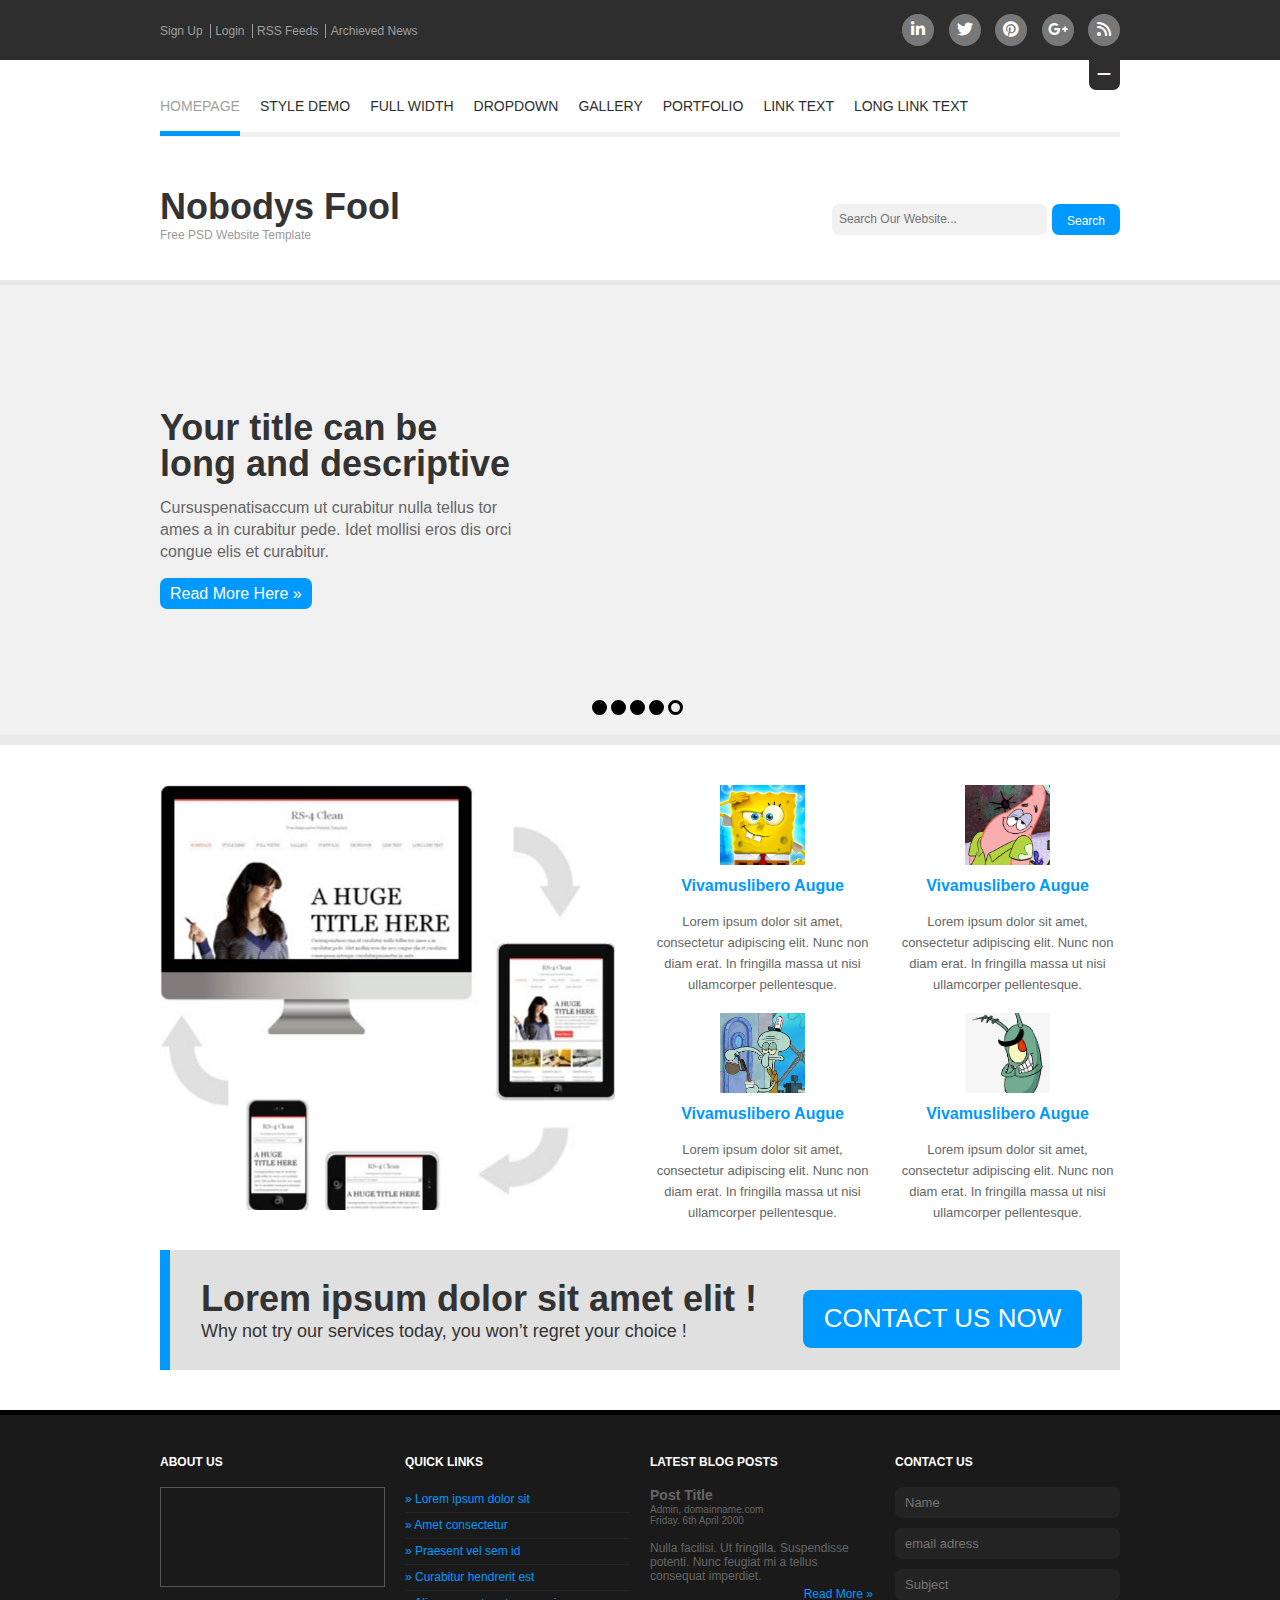
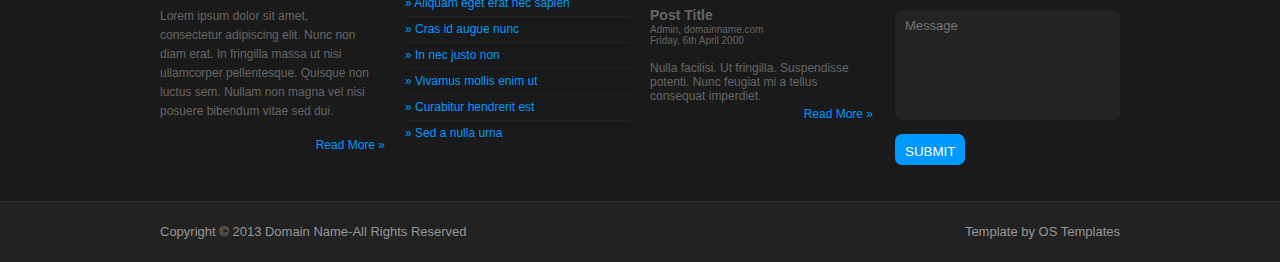
<file: Lec6/index.html>
<!DOCTYPE html>
<html>

<head>
    <title>LandingPage</title>
    <meta charset="UTF-8">
    <meta name="viewport" content="width=device-width, initial-scale=1.0">
    <link rel="stylesheet" href="./src/styles/styles.css">
    <link rel="stylesheet" type="text/css"
        href="https://cdnjs.cloudflare.com/ajax/libs/font-awesome/6.1.1/css/all.min.css">
        </head>

<body>
    <!--Top Bar-->
    <section class="top_bar">
        <div class="container">
            <div class="top_bar_items">
                <div class="top_bar_item">
                    <ul class="top_bar_functions">
                        <li><a href="#">Sign Up</a></li>
                        <li><a href="#">Login</a></li>
                        <li><a href="#">RSS Feeds</a></li>
                        <li style="border: none;"><a href="#">Archieved News</a></li>
                    </ul>
                </div>

                <div class="top_bar_item">
                    <ul class="icons">
                        <li><a href="#"><i class="fab fa-linkedin-in"></i></a></li>
                        <li><a href="#"><i class="fab fa-twitter"></i></a></li>
                        <li><a href="#"><i class="fab fa-pinterest"></i></a></li>
                        <li><a href="#"><i class="fab fa-google-plus-g"></i></a></li>
                        <li><a href="#"><i class="fas fa-rss"></i></a></li>
                    </ul>
                    <div class="minus"><i class="fas fa-minus"></i></div>
                </div>
            </div>
        </div>
    </section>

    <!--header-->

    <section clas="header">
        <div class="container">
            <div class="navigation">
                <nav class="menu">
                    <input type="checkbox" id="click">
                    <label for="click" class="menu-btn">
                    <i class="fas fa-bars"></i>
                    </label>
                    <ul class="menu_list">
                        <li><a class="active" href="#">Homepage</a></li>
                        <li><a href="#">Style demo</a></li>
                        <li><a href="#">Full width</a></li>
                        <li><a href="#">Dropdown</a></li>
                        <li><a href="#">Gallery</a></li>
                        <li><a href="#">Portfolio</a></li>
                        <li><a href="#">Link text</a></li>
                        <li><a href="#">Long link text</a></li>
                    </ul>
                </nav>
            </div>

            <div class="secondary_header">
                <div class="logo">
                    <h1 class="site_name">Nobodys Fool</h1>
                    <p class="description">Free PSD Website Template</p>
                </div>
                <div class="search">
                    <input type="text" class="search_bar" placeholder="Search Our Website...">
                    <button type="button" class="button">Search<a href="#"></a></button>
                </div>
            </div>
        </div>
    </section>


    <!--slider-->

    <section class="slider">
        <div class="container">
            <div class="slider_parts">
                <div class="slider_texts">
                    <h2 class="slider_heading">Your title can be long and descriptive</h2>
                    <p class="slider_paragraph">
                        Cursuspenatisaccum ut curabitur nulla tellus tor ames a in curabitur pede.
                        Idet mollisi eros dis orci congue elis et curabitur.
                    </p>
                    <button class="button">Read More Here &#187;</button>
                </div>

                <div class="image_part">
                    <div class="slider_image"
                        style="background-image: url(https://landezine.com/wp-content/uploads/2010/05/249-550x440.jpg);">
                    </div>
                    <div class="slider_nav">
                        <span class="dot active"></span>
                        <span class="dot active"></span>
                        <span class="dot active"></span>
                        <span class="dot active"></span>
                        <span class="dot"></span>
                    </div>
                </div>
            </div>
        </div>
    </section>




    <!--intro-->

    <section class="intro">
        <div class="container">
            <div class="intro_items">
                <div class="left_items">
                    <div class="devices_img"
                        style="background-image: url('./src/img/devices.jpg');">
                    </div>
                    <!--<img src="img\devices.jpg" alt="devices">-->
                </div>

                <div class="right_items">
                    <div class="right_item">
                        <div class="right_item_image">
                            <div class="charachters_img"
                                style="background-image: url('./src/img/spongebob.png');">
                            </div>
                        </div>
                        <h2 class="right_item_title">Vivamuslibero Augue</h2>
                        <p class="right_item_description">Lorem ipsum dolor sit amet, consectetur adipiscing elit. Nunc
                            non
                            diam erat. In fringilla massa ut nisi ullamcorper pellentesque.</p>
                    </div>

                    <div class="right_item">
                        <div class="right_item_image">
                            <div class="charachters_img"
                                style="background-image: url('./src/img/patrick.jpg');">
                            </div>
                        </div>
                        <h2 class="right_item_title">Vivamuslibero Augue</h2>
                        <p class="right_item_description">Lorem ipsum dolor sit amet, consectetur adipiscing elit. Nunc
                            non
                            diam erat. In fringilla massa ut nisi ullamcorper pellentesque.</p>
                    </div>

                    <div class="right_item">
                        <div class="right_item_image">
                            <div class="charachters_img"
                                style="background-image: url('./src/img/Squidward.png');">
                            </div>
                        </div>
                        <h2 class="right_item_title">Vivamuslibero Augue</h2>
                        <p class="right_item_description">Lorem ipsum dolor sit amet, consectetur adipiscing elit. Nunc
                            non
                            diam erat. In fringilla massa ut nisi ullamcorper pellentesque.</p>
                    </div>

                    <div class="right_item">
                        <div class="right_item_image">
                            <div class="charachters_img"
                                style="background-image: url('./src/img/plankton.png');">
                            </div>
                        </div>
                        <h2 class="right_item_title">Vivamuslibero Augue</h2>
                        <p class="right_item_description">Lorem ipsum dolor sit amet, consectetur adipiscing elit. Nunc
                            non
                            diam erat. In fringilla massa ut nisi ullamcorper pellentesque.</p>
                    </div>
                </div>

            </div>

            <div class="ad">
                <div class="ad_text">
                    <h3 class="ad_title">Lorem ipsum dolor sit amet elit !</h3>
                    <p class="ad_descr">Why not try our services today, you won’t regret your choice !</p>
                </div>
                <div class="ad_button">
                    <div class="contact_us"><a href="#">CONTACT US NOW</a></div>
                </div>
            </div>
        </div>
    </section>


    <!--footer-->

    <section class="footer">
        <div class="container">
            <div class="footer_items">
                <div class="footer_item">
                    <h2 class="footer_item_name">About Us</h2>
                    <div class="footer_image_frame">
                        <div class="footer_image"
                            style="background-image: url(https://images.unsplash.com/photo-1465935343323-d742334bcbda?ixlib=rb-1.2.1&ixid=MnwxMjA3fDB8MHxwaG90by1wYWdlfHx8fGVufDB8fHx8&auto=format&fit=crop&w=1000&q=80);">
                        </div>
                    </div>
                    <p class="footer_first_column">Lorem ipsum dolor sit amet, consectetur adipiscing elit. Nunc non
                        diam erat. In fringilla massa ut nisi ullamcorper pellentesque. Quisque non luctus sem. Nullam
                        non magna vel nisi posuere bibendum vitae sed dui.</p>
                    <div class="footer_read_more"><a href="#">Read More &#187;</a></div>
                </div>

                <div class="footer_item">
                    <h2 class="footer_item_name">Quick Links</h2>
                    <div class="footer_links">
                        <div class="footer_link"><a href="#">&#187; Lorem ipsum dolor sit</a></div>
                        <div class="footer_link"><a href="#">&#187; Amet consectetur</a></div>
                        <div class="footer_link"><a href="#">&#187; Praesent vel sem id</a></div>
                        <div class="footer_link"><a href="#">&#187; Curabitur hendrerit est</a></div>
                        <div class="footer_link"><a href="#">&#187; Aliquam eget erat nec sapien</a></div>
                        <div class="footer_link"><a href="#">&#187; Cras id augue nunc</a></div>
                        <div class="footer_link"><a href="#">&#187; In nec justo non</a></div>
                        <div class="footer_link"><a href="#">&#187; Vivamus mollis enim ut</a></div>
                        <div class="footer_link"><a href="#">&#187; Curabitur hendrerit est</a></div>
                        <div class="footer_link" style="border: none;"><a href="#">&#187; Sed a nulla urna</a></div>
                    </div>
                </div>

                <div class="footer_item">
                    <h2 class="footer_item_name">Latest Blog Posts</h2>
                    <div class="blog">
                        <div class="blog_title">
                            <h4>Post Title</h4>
                            <p>Admin, domainname.com</p>
                            <p>Friday. 6th April 2000</p>
                        </div>
                        <div class="blog_text">
                            <p>Nulla facilisi. Ut fringilla. Suspendisse potenti. Nunc feugiat mi a tellus consequat
                                imperdiet.</p>
                        </div>
                        <div class="footer_read_more"><a href="#">Read More &#187;</a></div>
                    </div>

                    <div class="blog">
                        <div class="blog_title">
                            <h4>Post Title</h4>
                            <p>Admin, domainname.com</p>
                            <p>Friday. 6th April 2000</p>
                        </div>
                        <div class="blog_text">
                            <p>Nulla facilisi. Ut fringilla. Suspendisse potenti. Nunc feugiat mi a tellus consequat
                                imperdiet.</p>
                        </div>
                        <div class="footer_read_more"><a href="#">Read More &#187;</a></div>
                    </div>
                </div>
                <div class="footer_item">
                    <h2 class="footer_item_name">Contact Us</h2>
                    <div class="footer_forms">
                        <input type="text" id="fname" name="fname" placeholder="Name">
                        <input type="email" id="email" name="email" placeholder="email adress">
                        <input type="text" id="subject" name="subject" placeholder="Subject">
                        <textarea name="message" placeholder="Message"></textarea>
                        <button type="button" class="button">SUBMIT<a href="#"></a></button>
                    </div>
                </div>
            </div>
        </div>
    </section>

    <!--bottom-->

    <div class="bottom">
        <div class="container">
            <div class="bottom_items">
                <div class="bottom_item">
                    <p class="bottom_notes">Copyright &copy; 2013 Domain Name-All Rights Reserved</p>
                </div>
                <div class="bottom_item">
                    <p class="bottom_notes">Template by OS Templates</p>
                </div>
            </div>
        </div>
    </div>

</body>

</html>
</file>
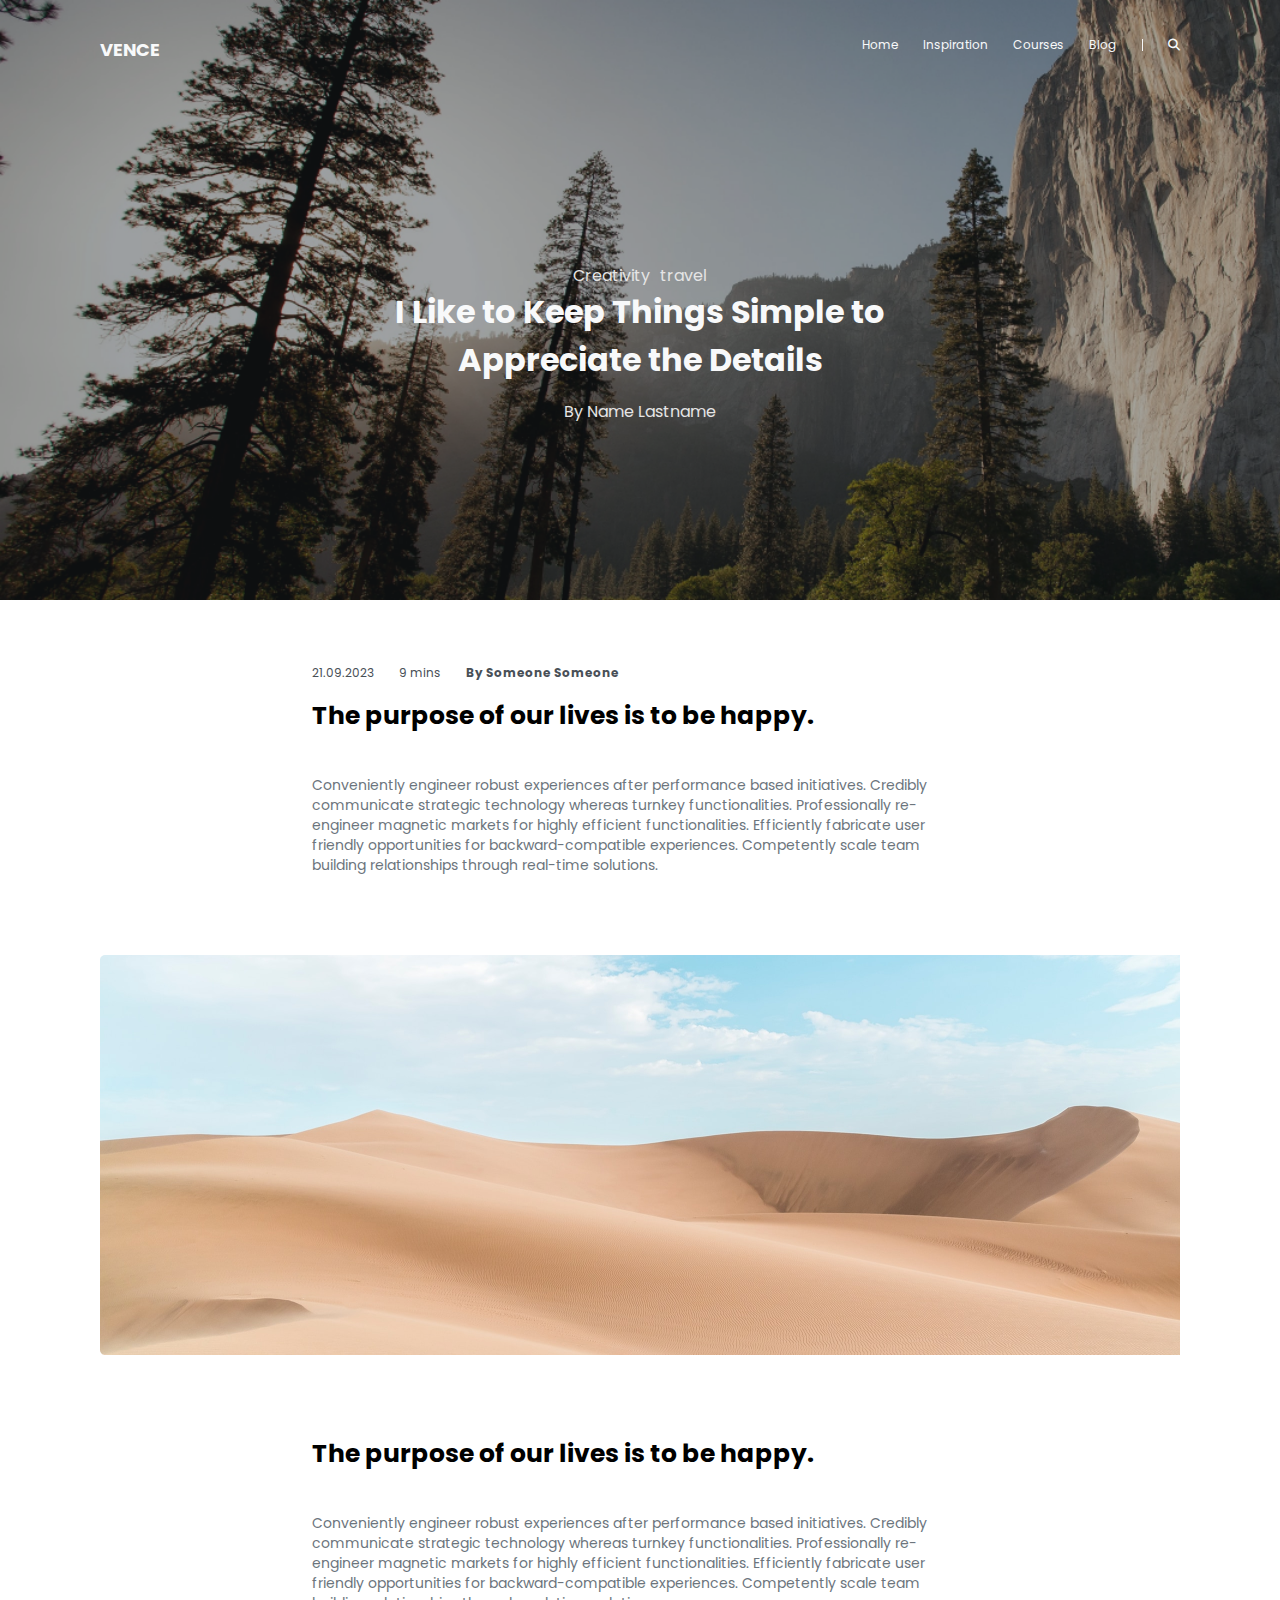
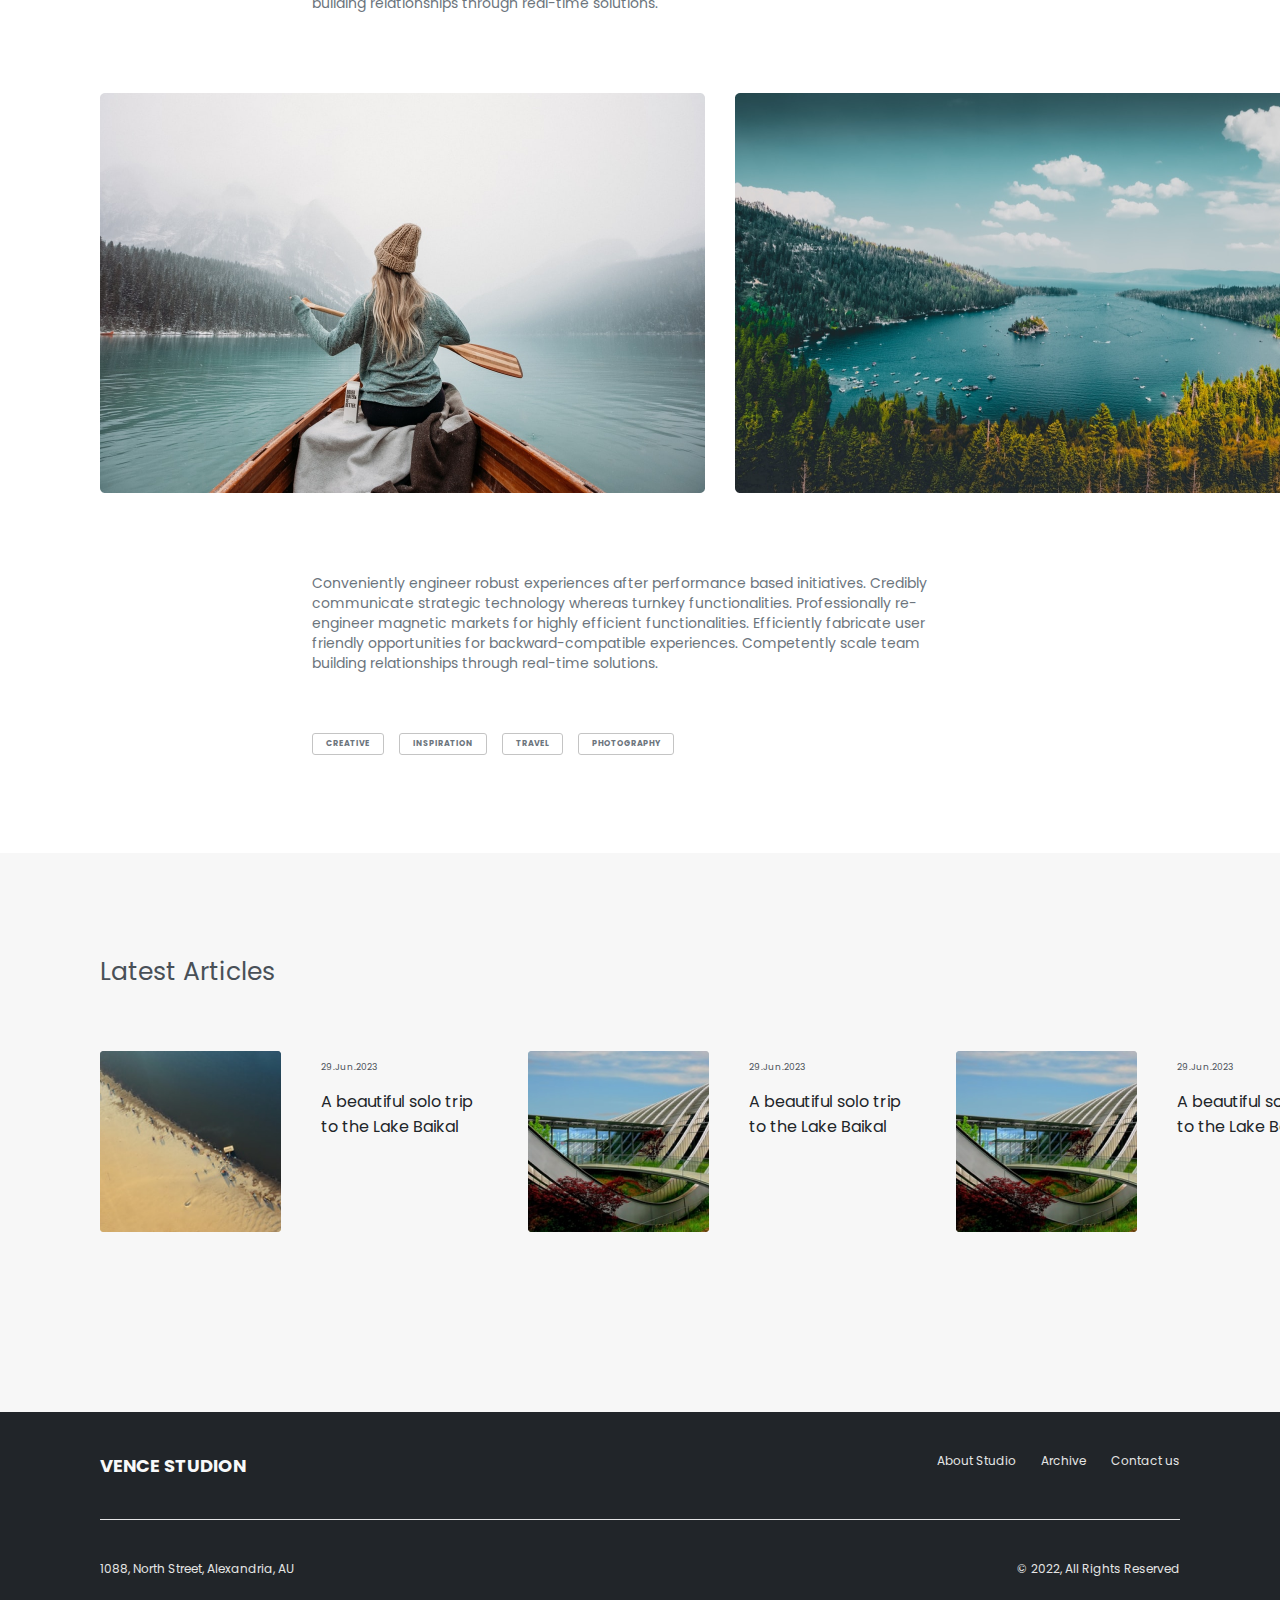
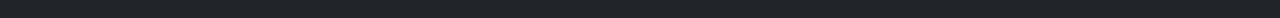
<file: src/blog.html>
<!DOCTYPE html>
<html lang="en">
  <head>
    <meta charset="UTF-8" />
    <meta name="viewport" content="width=device-width, initial-scale=1.0" />
    <link rel="stylesheet" href="/index.css" />
    <link rel="stylesheet" href="./blog.css" />
    <link
      rel="stylesheet"
      type="text/css"
      href="https://cdnjs.cloudflare.com/ajax/libs/font-awesome/6.1.1/css/all.min.css"
    />
    <link rel="stylesheet" href="https://fonts.googleapis.com/css2?family=Poppins:wght@300;400;500;600;700&display=swap">
    <title>Blog Page</title>
  </head>
  <body>
    <!-- MENU -->

    <div class="top-container">
      <div class="top-container-content">
        <div class="navbar">
          <div class="logo">VENCE</div>
          <nav class="menu">
            <ul class="menu-list">
              <li><a class="active" href="/index.html">Home</a></li>
              <li><a href="#">Inspiration</a></li>
              <li><a href="#">Courses</a></li>
              <li><a href="#">Blog</a></li>
              <li><i class="fas fa-search"></i></li>
            </ul>
          </nav>
        </div>
      </div>
      <div class="blog-header">
        <div class="blog-header-content">
            <div class="header-tags">
                <div class="header-tag">Creativity</div>
                <div class="header-tag">travel</div>
            </div>
            <h1 class="top-title">
            I Like to Keep Things Simple to Appreciate the Details
            </h1>
            <div class="top-description">
            By Name Lastname
            </div>
        </div>
      </div>
    </div>

    <!-- BLOG -->

    <div class="blog-part">
      <div class="blog-infos">
        <div class="blog-info">21.09.2023</div>
        <div class="blog-info">9 mins</div>
        <div class="blog-info author">By Someone Someone</div>
      </div>
      <div class="blog-container">
        <div class="text-part">
            <div class="title">
                The purpose of our lives is to be happy.
            </div>
            <div class="text">
                Conveniently engineer robust experiences after performance based initiatives. Credibly communicate strategic technology whereas turnkey functionalities. Professionally re-engineer magnetic markets for highly efficient functionalities. Efficiently fabricate user friendly opportunities for backward-compatible experiences. Competently scale team building relationships through real-time solutions.
            </div>
        </div>
        <div class="blog-image" style="background-image: url(/assets/images/blog/blog-image.png);"></div>
        <div class="text-part">
            <div class="title">
                The purpose of our lives is to be happy.
            </div>
            <div class="text">
                Conveniently engineer robust experiences after performance based initiatives. Credibly communicate strategic technology whereas turnkey functionalities. Professionally re-engineer magnetic markets for highly efficient functionalities. Efficiently fabricate user friendly opportunities for backward-compatible experiences. Competently scale team building relationships through real-time solutions.
            </div>
        </div>
        <div class="blog-gallery">
            <img src="/assets/images/blog/blog-gallery1.png" alt="nature-view">
            <img src="/assets/images/blog/blog-gallery2.png" alt="nature-view">
        </div>
        <div class="text-part">
            <div class="text">
                Conveniently engineer robust experiences after performance based initiatives. Credibly communicate strategic technology whereas turnkey functionalities. Professionally re-engineer magnetic markets for highly efficient functionalities. Efficiently fabricate user friendly opportunities for backward-compatible experiences. Competently scale team building relationships through real-time solutions.
            </div>
        </div>
        <div class="blog-bottom">
            <div class="bottom-tags">
                <div class="bottom-tag">CREATIVE</div>
                <div class="bottom-tag">INSPIRATION</div>
                <div class="bottom-tag">TRAVEL</div>
                <div class="bottom-tag">PHOTOGRAPHY</div>
            </div>
        </div>
    </div>

    <!-- LATEST ARTICLES -->

    <div class="latest-articles-part">
        <div class="latest-articles-container">
            <div class="latest-title">Latest Articles</div>
            <div class="latest-articles">
                <div class="featured-item">
                    <img class="item-image" src="/assets/images/featured-articles/featured1.png" alt="ocean view"></img>
                    <div class="item-content">
                      <div class="latest-article-date">29.Jun.2023</div>
                      <div class="latest-article-title">A beautiful solo trip to the Lake Baikal</div>
                    </div>
                </div>
                <div class="featured-item">
                    <img class="item-image" src="/assets/images/featured-articles/featured2.png" alt="ocean view"></img>
                    <div class="item-content">
                      <div class="latest-article-date">29.Jun.2023</div>
                      <div class="latest-article-title">A beautiful solo trip to the Lake Baikal</div>
                    </div>
                </div>
                <div class="featured-item">
                    <img class="item-image" src="/assets/images/featured-articles/featured2.png" alt="ocean view"></img>
                    <div class="item-content">
                      <div class="latest-article-date">29.Jun.2023</div>
                      <div class="latest-article-title">A beautiful solo trip to the Lake Baikal</div>
                    </div>
                </div>
            </div>
        </div>
    </div>

    <!-- footer -->
    <div class="footer">
      <div class="footer-top">
        <div class="footer-logo">VENCE STUDION</div>
        <div class="footer-links">
          <div class="footer-link">About Studio</div>
          <div class="footer-link">Archive</div>
          <div class="footer-link">Contact us</div>
        </div>
      </div>
      <div class="footer-bottom">
        <div class="adress">1088, North Street, Alexandria, AU</div>
        <div class="rights">© 2022, All Rights Reserved</div>
      </div>
    </div>
  </body>
</html>
</file>
<file: index.css>
* {
  margin: 0px;
  padding: 0px;
  box-sizing: border-box;
  font-family: 'Poppins', sans-serif;
}

:root {
  --white-primary: #f8f9fa;
  --white-secondary: #e5e5e5;
  --grey-primary: #495057;
  --black-primary: #212529;
  --dark-blue: #212529;
  --font-title: 25px;
  --blog-text-color: #6C757D;
}

.top-container {
  background-image: url(./assets/images/header-background.png);
  background-size: cover;
  width: 100%;
  height: 600px;
}

.top-container-content,
.articles-part {
  padding: 36px 100px;
}

.navbar {
  display: flex;
  justify-content: space-between;
}

.logo,
.footer-logo {
  color: var(--white-primary);
  font-weight: bold;
  font-size: 18px;
}

.menu-list,
.footer-links {
  display: flex;
  gap: 25px;
  list-style-type: none;
  font-size: 12px;
}

.menu-list a,
i {
  text-decoration: none;
  color: var(--white-primary);
}

.menu-list i {
  padding-left: 25px;
  border-left: solid 1px var(--white-primary);
}

.top-content {
  margin-top: 260px;
  display: flex;
  flex-direction: column;
}

.date,
.top-description {
  color: var(--white-secondary);
  margin-bottom: 15px;
  width: 500px;
}

.top-title {
  color: var(--white-primary);
  margin-bottom: 15px;
  width: 600px;
}

.articles-functions {
  margin-top: 64px;
  margin-bottom: 44px;
  display: flex;
  justify-content: space-between;
  color: var(--grey-primary);
  font-size: 12px;
}

.views {
  display: flex;
  gap: 20px;
}

.articles-container {
  display: flex;
  flex-wrap: wrap;
  gap: 30px;
}

.article-block {
  width: 390px;
  height: 500px;
}

.article-design {
  background-size: cover;
  height: 250px;
  margin-bottom: 30px;
  position: relative;
}

.article-date,
.article-description,
.article-author {
  color: var(--grey-primary);
  font-size: 12px;
}

.article-date,
.article-description,
.article-title {
  padding-bottom: 15px;
}

.article-title {
  color: var(--black-primary);
}

.article-description {
  border-bottom: solid 1px var(--white-secondary);
}

.article-author {
  margin-top: 15px;
}

.tag {
  background-color: rgba(33, 37, 41, 0.33);
  height: 25px;
  width: 64px;
  position: absolute;
  top: 30px;
  right: 30px;
  display: flex;
  align-items: center;
  justify-content: center;
}

.tag-content {
  color: var(--white-primary);
  font-size: 8px;
  font-weight: bold;
}

.button-part {
  display: flex;
  justify-content: center;
  align-items: center;
}

button {
  width: 178px;
  height: 40px;
  background-color: var(--dark-blue);
  color: var(--white-primary);
  text-align: center;
  cursor: pointer;
  border: none;
  font-size: 12px;
  border-radius: 4px;
}

.featured-part {
  margin-top: 64px;
}

.featured-container {
  display: flex;
}

.features-left-block {
  padding: 100px 138px 0 100px;
  background-color: var(--dark-blue);
}

.featured-title {
  color: var(--white-primary);
  font-size: var(--font-title);
  font-weight: normal;
  margin-bottom: 60px;
}

.featured-item {
  display: flex;
  gap: 30px;
  margin-bottom: 80px;
  width: 498px;
}

.item-content {
  width: 187px;
}

.item-date,
.item-description {
  color: var(--white-secondary);
  font-size: 12px;
  margin-bottom: 15px;
}

.item-title {
  color: var(--white-primary);
  size: 16px;
  margin-bottom: 15px;
}

.featured-right-block {
  background-size: cover;
  display: flex;
  justify-content: center;
  align-items: center;
  width: 100%;
}

.featured-image-title {
  font-size: var(--font-title);
  font-weight: bold;
  color: var(--white-primary);
}

.trending-part {
  padding: 40px 100px;
}

.trending-title {
  font-size: var(--font-title);
  font-weight: bold;
  margin-bottom: 45px;
}

.trending-gallery {
  display: grid;
  grid-template-columns: auto auto auto;
  gap: 30px;
}

.image-item {
  width: 100%;
  height: auto;
  border-radius: 4px;
  overflow: hidden;
}

.image-item:first-child {
  grid-column: 1 / 3;
}

.footer {
  display: flex;
  flex-direction: column;
  background-color: var(--dark-blue);
  padding: 40px 100px;
  margin-top: 40px;
}

.footer-top {
  display: flex;
  justify-content: space-between;
  padding-bottom: 40px;
  border-bottom: solid 1px rgba(229, 229, 229, 028);
}

.footer-bottom {
  display: flex;
  justify-content: space-between;
  padding-top: 40px;
  color: var(--white-secondary);
  font-size: 12px;
}

.footer-links {
  color: var(--white-secondary);
  font-size: 12px;
}
</file>
<file: HW2/styles.css>
* {
  margin: 0px;
  padding: 0px;
  box-sizing: border-box;
  font-family: 'Roboto', sans-serif;
}

:root {
  --color-bg-shade: #eef4fa;
  --color-primary: #5e3bee;
  --color-dribble: #e62872;
  --color-heading: #282938;
  --color-body: #1c1e53;
  --font-header-1: 56px;
  --font-header-2: 48px;
  --font-header-3: 24px;
  --font-body-1: 18px;
  --font-body-2: 16px;
  --font-body-3: 14px;
}

a {
  text-decoration: none;
}

.container {
  margin: 0 120px;
}

.nav-bar-items {
  display: flex;
  justify-content: space-between;
  padding: 24px 0;
  align-items: center;
}

.logo {
  height: 40px;
}

.menu-list {
  display: flex;
  list-style-type: none;
  gap: 40px;
}

.nav-bar-items a {
  color: var(--color-body);
}

.menu-list a {
  transition: color 0.3s ease;
}

.menu-list a:hover {
  color: var(--color-primary);
}

.nav-contact-item {
  border: 1px solid var(--color-primary);
  border-radius: 4px;
  padding: 16px 20px;
}

.nav-contact-item:hover {
  background-color: var(--color-primary);
  color: white;
}

.banner {
  padding: 100px 0;
  background-color: var(--color-bg-shade);
}

.banner-content {
  display: flex;
}

.banner-left {
  margin-top: 100px;
  max-width: 50%;
  display: flex;
  flex-direction: column;
  gap: 16px;
}

.small-text {
  font-size: var(--font-body-3);
  color: var(--color-heading);
}

.description-text {
  font-size: var(--font-body-2);
  color: var(--color-body);
}

.title {
  font-size: var(--font-header-1);
  color: var(--color-heading);
}

.medium-text {
  font-size: var(--font-body-2);
  color: var(--color-heading);
}

.button {
  height: 48px;
  width: 140px;
  border: none;
  border-radius: 4px;
  background-color: var(--color-primary);
  margin-top: 32px;
  color: white;
  cursor: pointer;
}

.button:hover {
  box-shadow: 4px 4px 8px rgba(0, 0, 0, 0.2);
  height: 50px;
  width: 142px;
}

.button a {
  color: white;
}

.banner-right {
  max-width: 50%;
}

.banner-image {
  max-width: 100%;
}

.about-content {
  padding: 80px 0;
}

.about-articles {
  display: flex;
  flex-direction: row;
  gap: 32px;
  justify-content: space-between;
  margin-top: 40px;
}

.article-block {
  cursor: pointer;
}

.article-block:hover {
  box-shadow: 5px 5px 10px rgba(0, 0, 0, 0.2);
}

.article-pic {
  width: 100%;
  background-size: contain;
  background-repeat: no-repeat;
}

.article-content {
  margin-top: 24px;
}

.article-block .small-text,
.description-text,
.medium-text {
  padding-bottom: 12px;
}

.contact {
  background-color: var(--color-bg-shade);
  padding: 100px 0;
}

.contact-content {
  display: flex;
  flex-direction: column;
  align-items: center;
  gap: 24px;
}

.contact-top {
  display: flex;
  flex-direction: column;
  align-items: center;
  gap: 24px;
}

.contact-form {
  display: flex;
  flex-direction: column;
}

form {
  display: flex;
  flex-direction: column;
  gap: 12px;
}

.form-row:not(:last-child) {
  display: flex;
  flex-direction: row;
  gap: 32px;
}

.form-row:nth-child(4) {
  display: flex;
  flex-direction: row;
  gap: 4px;
}

.form-item {
  display: flex;
  flex-direction: column;
  gap: 8px;
}

.message-item {
  width: 100%;
}

label {
  color: var(--color-heading);
  font-size: var(--font-body-3);
}

input {
  width: 460px;
  height: 48px;
  border: 1px solid var(--color-primary);
  border-radius: 8px;
  padding: 8px;
}

input:focus, textarea:focus {
  outline: none;
  border: 2px solid var(--color-primary);
}

.checkbox {
  width: 16px;
  height: 16px;
  border-radius: 4px;
}

textarea {
  border: 1px solid var(--color-primary);
  border-radius: 8px;
  height: 240px;
  resize: none;
  padding: 12px;
}

textarea::placeholder {
  color: #505050;
  font-size: var(--font-body-3);
}

.contact-button {
  align-self: center;
}

.icons {
  display: flex;
  gap: 16px;
}

.icons li {
  display: inline-block;
}

@media only screen and (max-width: 1024px) {
  .container {
    margin: 0 64px;
  }

  .title {
    font-size: var(--font-body-2);
  }

  input {
    width: 300px;
  }

  .about-articles {
    gap: 32px;
  }
}

@media only screen and (max-width: 768px) {
  .menu-list {
    gap: 16px;
  }

  .container {
    margin: 0 48px;
  }

  .title {
    font-size: var(--font-body-2);
  }

  .banner {
    padding-top: 16px;
    padding-bottom: 40px;
  }

  .banner-content {
    flex-direction: column-reverse;
    align-items: center;
  }

  .banner-left {
    margin-top: 48px;
    align-items: center;
    text-align: center;
  }

  .button {
    margin-top: 16px;
  }

  .contact-top {
    align-items: center;
    text-align: center;
  }

  .form-row:not(:last-child) {
    flex-direction: column;
  }

  .form-row:nth-child(4) {
    display: flex;
    flex-direction: row;
    gap: 4px;
  }

  input {
    width: 400px;
  }

  .about-articles {
    gap: 12px;
  }
}

@media only screen and (max-width: 426px) {
  .nav-bar-items {
    flex-direction: column;
    gap: 8px;
  }

  .container {
    margin: 0 24px;
  }

  .about-articles {
    flex-direction: column;
  }

  input {
    width: 280px;
  }

  .banner-right {
    max-width: unset;
  }

  .contact {
    padding: 40px 0;
  }
}
</file>
<file: Lec3/src/styles/style.css>
* {
  margin: 0;
  padding: 0;
}

@font-face {
  font-family: 'my-font-medium';
  src: url('../font/TT-Firs-Neue-Trial-Medium.ttf');
}

@font-face {
  font-family: 'my-font-bold-outline';
  src: url('../font/TT-Firs-Neue-Bold-Outline-Trial.otf');
}

@font-face {
  font-family: 'my-font-regular';
  src: url('../font/TT-Firs-Neue-Trial-Regular.ttf');
}

@font-face {
  font-family: 'my-font-light';
  src: url('../font/TT-Firs-Neue-Trial-Light.ttf');
}

@font-face {
  font-family: 'my-font-thin';
  src: url('../font/TT-Firs-Neue-Trial-Thin.ttf');
}

@font-face {
  font-family: 'my-font-bold';
  src: url('../font/TT-Firs-Neue-Trial-Bold.ttf');
}

body {
  background-image: url('../images/bg_lines.svg');
  background-position: center;
  background-repeat: no-repeat;
  background-size: 50%;
  font-family: 'my-font', sans-serif;
  cursor: url('../images/mouse.svg'), url('../images/mouse.svg'),
    url('../images/mouse.svg'), auto;
}
.container {
  width: 1280px;
  margin: 0 auto;
}
.row {
  display: flex;
  flex-wrap: wrap;
}
.justify-between {
  justify-content: space-between;
}
.justify-center {
  justify-content: center;
}
.align-center {
  align-items: center;
}
.border-b {
  border-bottom: 0.5px solid #00000037;
}
.list-none {
  list-style: none;
}
.w-16 {
  width: 16px;
}
.w-42 {
  width: 42px;
}
.h-42 {
  height: 42px;
}
.gap-4 {
  gap: 38px;
}
.gap-1 {
  gap: 15px;
}
.mt-58 {
  margin-top: 58px;
}
.pb-12 {
  padding-bottom: 12px;
}
.dir-col {
  display: flex;
  flex-direction: column;
}
.main_header {
  color: #000;
  text-align: center;
  font-size: 18px;
  font-style: normal;
  font-weight: 300;
  line-height: normal;
  font-family: 'my-font-light';
}
img {
  width: 100%;
}
.main_icon {
  width: 40px;
  height: 40px;
}
.mt-40 {
  margin-top: 40px;
}
.headline {
  color: #000;
  font-size: 96px;
  font-style: normal;
  font-weight: 200;
  line-height: 138px;
  text-align: center;
  font-family: 'my-font-light';
}
.nav_font li {
  color: #000;
  font-size: 24px;
  font-style: normal;
  font-weight: 300;
  line-height: normal;
  font-family: 'my-font-light';
}
.arrow_container {
  width: 40px;
  padding: 30px;
  border: 0.5px solid #000;
  border-radius: 50%;
}
.relative {
  position: relative;
}
.absolute {
  position: absolute;
}
.bottom-0 {
  bottom: 0;
}
.left-0 {
  left: 0;
}
.w-full {
  width: 1060px;
}
.justify-start {
  justify-content: start;
}
.align-start {
  align-items: start;
}
.m-0 {
  margin: 0 auto;
}
.col-12 {
  width: 100%;
}
.banner {
  padding-bottom: 50px;
}

/* Specific features */
.fragment {
  position: absolute;
  z-index: -1;
  height: 100%;
  width: 100%;
  display: flex;
  justify-content: center;
  align-items: center;
}

.fragment::after {
  animation: noise 9s steps(10) infinite;
  background: url([data-uri]);
  content: '';
  height: 500%;
  left: -100%;
  opacity: 0.6;
  position: fixed;
  top: -100%;
  width: 500%;
}

@keyframes noise {
  0% {
    transform: translate(0, 0);
  }

  10% {
    transform: translate(-3%, -6%);
  }

  20% {
    transform: translate(-9%, 3%);
  }

  30% {
    transform: translate(12%, -9%);
  }

  40% {
    transform: translate(-15%, 12%);
  }

  50% {
    transform: translate(-3%, -3%);
  }

  60% {
    transform: translate(12%, 0%);
  }

  70% {
    transform: translate(0%, 12%);
  }

  80% {
    transform: translate(3%, 3%);
  }

  90% {
    transform: translate(-15%, 15%);
  }

  100% {
    transform: translate(0, 0);
  }
}

.content-top {
  padding-top: 125px;
}

.small-text {
  color: #000;
  text-align: center;
  font-size: 18px;
  font-style: normal;
  font-weight: 300;
  line-height: normal;
  font-family: 'my-font-light';
}

.flex-start {
  display: flex;
  align-items: flex-start;
}

.large-text {
  width: 1060px;
  color: #000;
  font-size: 64px;
  font-style: normal;
  font-weight: 265;
  line-height: 92px;
  font-family: 'my-font-light';
}

.mt-auto {
  margin-top: auto;
}

.mb-48 {
  margin-bottom: 48px;
}

.medium-text {
  color: #000;
  font-size: 36px;
  font-style: normal;
  font-weight: 265;
  line-height: normal;
  width: 654px;
  height: 176px;
  flex-shrink: 0;
  font-family: 'my-font-light';
}

.height-78 {
  height: 78px;
}

.width-1 {
  width: 1px;
}

.vertical-line {
  background-color: rgba(0, 0, 0, 1);
}

.ml-185 {
  margin-left: 185px;
}

.text-64 {
  color: #000;
  font-size: 64px;
  font-style: normal;
  font-weight: 300;
  line-height: normal;
  font-family: 'my-font-light';
}

.mt-46 {
  margin-top: 46px;
}

.text-24 {
  color: #000;
  font-size: 24px;
  font-style: normal;
  font-weight: 265;
  line-height: 42px;
  width: 628px;
  height: 176px;
  flex-shrink: 0;
  font-family: 'my-font-light';
}

.flex {
  display: flex;
}

.mb-78 {
  margin-bottom: 78px;
}

.gap-20 {
  gap: 20px;
}

.img-medium {
  width: 736px;
  height: 647px;
  flex-shrink: 0;
}

.img-small {
  width: 520px;
  height: 611px;
  flex-shrink: 0;
}

.col-reverse {
  display: flex;
  flex-direction: column-reverse;
}

.gap-50 {
  gap: 50px;
}

.mb-70 {
  margin-bottom: 70px;
}

.text-48 {
  color: #000;
  font-size: 48px;
  font-style: normal;
  font-weight: 300;
  line-height: normal;
  font-family: 'my-font-light';
}

.red {
  color: #ef4242;
}

.width-40 {
  width: 40px;
  height: 40px;
}

.mb-32 {
  margin-bottom: 32px;
}

.gap-82 {
  gap: 82px;
}

.gap-32 {
  gap: 32px;
}

.mb-58 {
  margin-bottom: 58px;
}

.mb-96 {
  margin-bottom: 96px;
}

.special-text {
  font-size: 19vw;
  font-style: normal;
  font-weight: 700;
  line-height: normal;
  -webkit-text-fill-color: transparent;
  -webkit-text-stroke-width: 1px;
  opacity: 0.1;
  font-family: 'my-font-bold';
}

.relative {
  position: relative;
}

.absolute {
  position: absolute;
}

.z-1 {
  z-index: 1;
  top: 73%;
  left: 80px;
}

.width-45 {
  width: 45px;
  height: 45px;
}

.phone_container {
  width: 278px;
  height: 278px;
  margin-right: 30px;
}

.w-44 {
  width: 44px;
}

.h-44 {
  height: 44px;
}

.align-baseline {
  align-items: baseline;
}

.contact {
  margin-bottom: 180px;
}

.banner-gradient {
  background-image: url('../images/unsplash_KnUX9qtR_4E.png');
  height: 827px;
  background-size: contain;
  background-repeat: no-repeat;
  padding: 84px 44px 0 88px;
}

.text-18 {
  color: #000;
  font-size: 18px;
  font-style: normal;
  font-weight: 300;
  line-height: normal;
}

.left-image {
  width: 452px;
  height: 649px;
  flex-shrink: 0;
  margin-top: 70px;
}

.ratings {
  display: flex;
  flex-direction: column;
}

.mb-40 {
  margin-bottom: 40px;
}

.texts-right {
  display: flex;
  flex-direction: column;
  justify-content: space-between;
  margin-top: 48px;
}

.col-gap {
  column-gap: 108px;
}

.bold {
  font-weight: 700;
  font-family: 'my-font-bold';
}

.texts-bottom {
  display: flex;
  flex-direction: column;
}

.text-bottom {
  font-size: 64px;
  font-style: normal;
  font-weight: 265;
  line-height: 92px;
  font-family: 'my-font-light';
}

.star {
  padding-top: 152px;
  padding-left: 350px;
}

.bottom-column {
  display: flex;
  flex-direction: column;
  margin-top: 350px;
  gap: 32px;
  align-items: center;
}

.mt-14 {
  margin-top: 14px;
}

.width-21 {
  width: 21px;
  height: 21px;
}

.email-text {
  text-align: center;
  font-size: 36px;
  font-style: normal;
  font-weight: 500;
  line-height: normal;
}

.services-list:hover::before {
  color: black;
  content: '';
}

.services-list:hover {
  color: #ef4242;
}

.services-list:hover::after {
  color: #ef4242;
  content: url('../images/arrow45.png');
  width: 64px;
  margin-right: 16px;
}

.medium {
  font-family: 'my-font-medium';
}

.footer-items {
  padding: 26px 0;
  font-family: 'my-font-light';
}

.justify-start {
  justify-content: flex-start;
}

footer {
  border-top: 1px solid #e5e5e5;
}

.challenge-text-container {
  height: 400px;
  background: linear-gradient(to right, white 50%, rgb(3, 54, 3) 50%);
  display: flex;
  align-items: center;
  padding: 133px;
}

.challenge-text {
  font-size: 50px;
  font-weight: bold;
  background: linear-gradient(to right, rgb(3, 54, 3) 50%, white 50%);
  -webkit-background-clip: text;
  color: transparent;
  font-family: 'my-font';
}
</file>
<file: Lec6/src/styles/styles.css>
* {
    margin: 0px;
    padding: 0px;
    box-sizing: border-box;
    font-family: Arial, Helvetica, sans-serif;
}


:root {
    --background-color: #ffffff;
    --top_bar-color: #2e2e2e;
    --secondary-color: #f1f1f1;
    --ad-color: #e0e0e0;
    --footer-color: #1a1a1a;
    --bottom-color: #222222;
    --accent-color: #0099ff;
    --icon-hover-color: #db4a39;
    --icon-background-color: #787878;
    --icon-color: #ffffff;
}

.button {
    height: 31px;
    border-radius: 7px;
    background-color: var(--accent-color);
    color: white;
    text-align: center;
    cursor: pointer;
    border: none;
    padding: 10px;
}


/*top bar*/

.top_bar {
    background-color: var(--top_bar-color);
}

.container {
    width: 960px;
    margin: auto;
}


.top_bar_items {
    display: flex;
    justify-content: space-between;
    align-items: center;
    margin: auto;
    height: 60px;
    position: relative;
}


.minus {
    display: block;
    background-color: var(--top_bar-color);
    height: 31px;
    width: 31px;
    border-bottom-left-radius: 7px;
    border-bottom-right-radius: 7px;
    position: absolute;
    bottom: -30px;
    right: 0px;
    text-align: center;
    line-height: 32px;
    color: var(--secondary-color)
}

.top_bar_items li {
    display: inline-block;
}

.top_bar_item a {
    text-decoration: none;
    color: inherit;
}

.top_bar_functions li {
    color: #9f9f9f;
    padding-right: 7px;
    border-right: solid;
    border-width: 1px;
    line-height: 14px;
    font-size: 12px;
}

.top_bar_functions a {
    transition: 0.5s;
}

.top_bar_functions a:hover {
    color: white;
}


.icons li {
    width: 32px;
    height: 32px;
    color: var(--icon-color);
    background-color: var(--icon-background-color);
    border-radius: 16px;
    line-height: 32px;
    text-align: center;
    transition: 0.5s;
    margin-left: 10px;
}

.icons li:hover {
    background-color: var(--icon-hover-color);
}


/*header*/

.header {
    height: 224px;
}

.menu {
    position: relative;
}

.menu-btn i{
    color: var(--top_bar-color);
    font-size: 22px;
    cursor: pointer;
    display: none;
  }
  input[type="checkbox"]{
    display: none;
  }

.navigation {
    border-bottom: solid 5px var(--secondary-color);
}

.menu_list {
    padding-top: 41px;
    padding-bottom: 20.5px;
    display: flex;
    justify-content: flex-start;
}

.menu_list li {
    text-transform: uppercase;
    display: inline-block;
    height: 10px;
    line-height: 10px;
}

.menu a {
    text-decoration: none;
    color: #2e2e2e;
    margin-right: 20px;
    font-size: 14px;
    padding-bottom: 17px;
    border-bottom: solid 5px transparent;
}

.menu a:hover {
    color: #9f9f9f;
    border-bottom: solid 5px var(--accent-color);
}

a.active {
    color: #9f9f9f;
    border-bottom: solid 5px var(--accent-color)
}

.secondary_header {
    display: flex;
    flex-wrap: wrap;
    justify-content: space-between;
    align-items: center;
    height: 143px;
}

h1 {
    font-size: 36px;
    line-height: 43px;
    color: #333333;
}

.description {
    font-size: 12px;
    line-height: 14px;
    color: #999999;

}

.search {
    display: flex;
    justify-content: flex-end;
    margin-bottom: 45px;
    margin-top: 67px;
}

.search_bar {
    width: 215px;
    height: 31px;
    border-radius: 7px;
    background-color: #f1f1f1;
    border: none;
    padding-left: 7px;
    font-size: 12px;
    line-height: 14px;
    margin-right: 5px;
}


.search button {
    line-height: 14px;
    font-size: 12px;
    width: 68px;
}




/*Slider*/


.slider {
    background-color: #f1f1f1;
    height: 465px;
    color: white;
    border-top: solid 5px #e9e9e9;
    border-bottom: solid 10px #e9e9e9;
}

.slider_parts {
    display: flex;
    justify-content: space-between;
    align-items: center;
    height: 450px;
}

.slider_heading {
    width: 358px;
    height: 69px;
    font-size: 36px;
    line-height: 36px;
    color: #333333;
    margin-bottom: 18px;
}

.slider_paragraph {
    width: 354px;
    height: 63px;
    font-size: 16px;
    line-height: 22px;
    color: #666666;
    margin-bottom: 18px;
}

.slider button {
    font-size: 16px;
    line-height: 10px;
}


.image_part {
    padding-top: 10px;
    position: relative;
    
}

.slider_image {
    height: 440px;
    width: 550px;
    background-position: center center;
    background-size: cover;
    position: relative;
}

.slider_nav {
    display: flex;
    position: absolute;
    bottom: 20px;
    left: 20px;
}

.dot {
    width: 15px;
    height: 15px;
    border-radius: 8px;
    border: solid #000000;
    margin-right: 2px;
    margin-left: 2px;
    border-width: 3px;
    cursor: pointer;
    transition: 0.3s;
}

span.active {
    background-color: #000000;
    ;
}

.slider_nav span:hover {
    background-color: #000000;
}



/*intro*/
.intro {
    padding-top: 40px;
    padding-bottom: 40px;
}

.intro_items {
    display: flex;
    justify-content: space-between;
    align-items: center;
    margin-bottom: 40px;
}

.devices_img {
    height: 425px;
    width: 455px;
    background-position: center;
    background-size: cover;
}

/*.left_items img{
    height: 425px;
    width: 455px;
    /*background-color: #666666;*/
    /*background-position: center;
    background-size: 148%;*/
}

.left_items {
    margin-right: 20px;
    width: 470px;
}

.right_items {
    display: flex;
    justify-content: space-between;
    flex-wrap: wrap;
    width: 470px;
    height: 425px;
}

.right_item {
    display: flex;
    flex-direction: column;
    align-items: center;
    width: 225px;
    height: 228px;
}


.right_item_image {
    height: 80px;
    width: 85px;
    background-color: #3a3a3a;
    margin-bottom: 11px;
}

.charachters_img{
    height: 80px;
    width: 85px;
    background-position: center center;
    background-size:100%;
    background-repeat: no-repeat;
}


.right_item_title {
    font-size: 16px;
    line-height: 19px;
    color: var(--accent-color);
    text-align: center;
    margin-bottom: 16px;
}

.right_item_description {
    width: 219px;
    height: 75px;
    font-size: 13px;
    line-height: 21px;
    color: #666666;
    text-align: center;
}

.ad {
    display: flex;
    justify-content: space-between;
    height: 120px;
    background-color: var(--ad-color);
    border-left: solid 10px var(--accent-color);
    padding-left: 31px;
    padding-right: 38px;
}

.ad_text {
    margin: auto 0 auto 0;
}

.ad_text h3 {
    font-size: 36px;
    line-height: 43px;
    color: #333333;
}

.ad_text p {
    font-size: 18px;
    line-height: 22px;
    color: #333333;
}


.ad_button {
    margin: auto 0 auto 0;
    height: 58px;
    width: 279px;
    border-radius: 8px;
    background-color: var(--accent-color);
    color: white;
    text-align: center;
    display: flex;
    margin-top: 40px;
}

.contact_us {
    font-size: 26px;
    line-height: 29px;
    margin: auto;
}

.ad a {
    color: inherit;
    text-decoration: none;
}


/*footer*/

.footer {
    border-top: solid 5px #000000;
    background-color: #1a1a1a;
    padding-top: 40px;
    padding-bottom: 40px;

}

.footer_items {
    height: 306px;
    display: flex;
    justify-content: space-between;
    flex-flow: row wrap;
}

.footer_item {
    color: #ffffff;
    width: 225px;
    margin: 0px 0px;
}

.footer_image_frame {
    border: solid 1px #555555;
    padding: 4px;
    height: 100px;
    width: 225px;
    background-color: var(--footer-color);
    margin-bottom: 20px;

}

.footer_image {
    height: 90px;
    width: 215px;
    background-size: cover;
    background-position: center;

}

.footer_item_name {
    text-transform: uppercase;
    font-size: 12px;
    line-height: 14px;
    color: #ffffff;
    height: 32px;
}

.footer_first_column {
    width: 209px;
    height: 127px;
    font-size: 12px;
    line-height: 19px;
    color: #666666;
}

.footer_read_more {
    font-size: 12px;
    line-height: 22px;
    color: var(--accent-color);
    text-align: right;
}

.footer a {
    text-decoration: none;
    color: inherit;
}

.footer_links {
    display: flex;
    flex-direction: column;
    justify-content: space-between;
    height: 250px;
    line-height: 25px;
}

.footer_link {
    color: var(--accent-color);
    border-bottom: solid 1px #232323;
    font-size: 12px;
}

.blog {
    width: 223px;
    height: 95px;
    color: #666666;
    margin-bottom: 25px;
}

.blog_title h4 {
    font-size: 14px;
    line-height: 17px;
}

.blog_title p {
    font-size: 10px;
}

.blog_text p {
    font-size: 12px;
}

.blog_title {
    margin-bottom: 15px;
}

input {
    width: 225px;
    height: 31px;
    border-radius: 7px;
    background-color: #232323;
    color: #989898;
    border: none;
    font-size: 13px;
    line-height: 21px;
    padding-left: 10px;
    margin-bottom: 10px;
}

textarea {
    resize: none;
    width: 225px;
    height: 110px;
    border-radius: 7px;
    background-color: #232323;
    color: #989898;
    border: none;
    padding-left: 10px;
    padding-top: 5px;
    margin-bottom: 10px;
    font-size: 13px;
    line-height: 21px;
}


/*bottom*/

.bottom {
    height: 61px;
    background-color: #222222;
    border-top: solid 1px #2d2d2d;
}

.bottom_items {
    height: 60px;
    display: flex;
    flex-wrap: wrap;
    justify-content: space-between;
    font-size: 13px;
    line-height: 60px;
    color: #979797;
}


@media only screen and (max-width: 1024px) {
    .container {
        width: 100%;
    }

    .top_bar_items {
        justify-content: center;
    }

    .minus {
        display: none;
    }

    .menu-btn i {
        display: block;
    }

    #click:checked~.menu-btn i:before {
        content: "\f00d";
    }

    nav ul {
        position: fixed;
        top: 80px;
        left: -100%;
        background: #f1f1f1;
        height: 100vh;
        width: 20%;
        text-align: center;
        display: flex;
        flex-direction: column;
        flex-wrap: wrap;
        transition: all 0.3s ease;
    }

    #click:checked~ul {
        left: 0;
    }

    nav ul li {
        width: 100%;
        margin: 20px 0;
    }

    nav ul li a {
        width: 100%;
        margin-left: -100%;
        display: block;
        font-size: 20px;
        transition: 0.6s cubic-bezier(0.68, -0.55, 0.265, 1.55);
    }

    #click:checked~ul li a {
        margin-left: 0px;
    }

    nav ul li a.active,
    nav ul li a:hover {
        background: none;
        color: #2e2e2e;
    }

    /*secondary header*/

    .secondary_header {
        flex-direction: column;
        height: 50%
    }

    /*slider*/
    .slider_parts {
        display: grid;
        grid-template-columns: auto;
        justify-content: center;
        align-items: center;
    }

    .slider_texts {
        display: flex;
        flex-direction: column;
        align-items: center;

    }


    .slider button {
        width: 155px;
    }

    .slider_heading {
        width: 100%;
        margin: 0;
        text-align: center;
    }

    .slider_paragraph {
        width: 100%;
        margin: 0px;
        text-align: center;
        margin: 0;
    }

    .image_part {
        margin-left: 10%;
        margin-right: 10%;
    }

    .slider_image {
        height: 250px;
        width: auto;
    }

    .slider_nav {
        left: 40%;
    }


    /*intro*/
    .intro {
        height: auto;
    }

    .intro_items {
        height: auto;
        display: grid;
        align-items: center;
        justify-content: center;
        row-gap: 10px;
    }

    .devices_img {
        width: auto;
        height: 425px;
    }

    .right_items {
        height: auto;
        display: grid;
        grid-template-columns: auto auto;
        align-items: center;
        justify-content: center;
    }
}


@media only screen and (max-width: 960px) {
    .top_bar {
        display: none;
    }

    .ad {
        justify-content: center;
    }

    .ad_text h3 {
        font-size: 14px;
        line-height: auto;
    }

    .ad_text p {
        font-size: 10px;
        line-height: auto;
    }

    .ad_button {
        height: auto;
        width: auto;
        margin-top: none;
    }

    .contact_us {
        font-size: 10px;
        line-height: auto;
        margin: 3px;
    }

    /*footer*/

    .footer_items {
        height: auto;
        display: grid;
        grid-template-columns: auto auto;
        align-items: center;
        justify-content: center;
        column-gap: 40px;
        row-gap: 40px;
    }

    .bottom{
        height: auto;
    }

    .bottom_items {
        height: auto;
        justify-content: center;
        align-items: center;
    }

    .bottom_item {
        margin-left: 15px;
        margin-right: 15px;

    }
}

@media only screen and (max-width: 530px) {
    .ad{
        display: none;
    }

    .right_items{
        grid-template-columns: auto;
    }

    .footer_items{
        grid-template-columns: auto;
    }

    .slider_heading {
        font-size: 20px;
        width: 100%;
        margin: 0;
        text-align: center;
    }

    .slider_paragraph {
        font-size: 14px;
        width: 100%;
        margin: 0px;
        text-align: center;
        margin: 0;
    }

}
</file>
<file: src/blog.css>
.top-container {
  background-image: url(/assets/images/blog/blog-background.png);
}

.blog-header {
  display: flex;
  justify-content: center;
  margin-top: 164px;
}

.header-tags {
  display: flex;
  flex-direction: row;
  justify-content: center;
  gap: 10px;
  color: var(--white-secondary);
}

.blog-header-content {
  display: flex;
  flex-direction: column;
  justify-content: center;
  text-align: center;
}

.top-description {
  width: unset;
}

.blog-infos {
  margin: 64px 312px 15px 312px;
  display: flex;
  color: var(--grey-primary);
  font-size: 12px;
  gap: 25px;
}

.author {
  font-weight: bold;
}

.text-part {
  margin: 0 312px 0px 312px;
}

.title {
  font-size: var(--font-title);
  font-weight: bold;
  margin-bottom: 40px;
}

.text {
  font-size: 14px;
  line-height: 20px;
  color: var(--blog-text-color);
}

.blog-image {
  height: 400px;
  margin: 80px 100px;
  background-size: cover;
}

.blog-gallery {
  display: flex;
  flex-direction: row;
  gap: 30px;
  margin: 80px 100px;
}

.blog-bottom {
  margin: 60px 312px 98px 312px;
}

.bottom-tags {
  display: flex;
  flex-direction: row;
  gap: 15px;
}

.bottom-tag {
  border: solid 1px #c4c4c4;
  border-radius: 3px;
  font-size: 8px;
  padding: 4px 13px;
  color: var(--blog-text-color);
  font-weight: bold;
}

.fa-share {
  size: 8px;
  color: var(--blog-text-color);
}

.latest-articles-part {
  background-color: rgba(95, 95, 95, 5%);
  padding: 100px;
}

.latest-title {
  margin-bottom: 60px;
  font-size: var(--font-title);
  color: var(--grey-primary);
}

.latest-articles {
  display: flex;
  flex-direction: row;
  gap: 30px;
}

.item-content {
  padding: 10px;
}

.latest-article-title {
  font-size: 16px;
  color: var(--black-primary);
}

.latest-article-date {
  color: var(--grey-primary);
  font-size: 9px;
  margin-bottom: 15px;
}

.footer {
  margin-top: 0;
}
</file>
